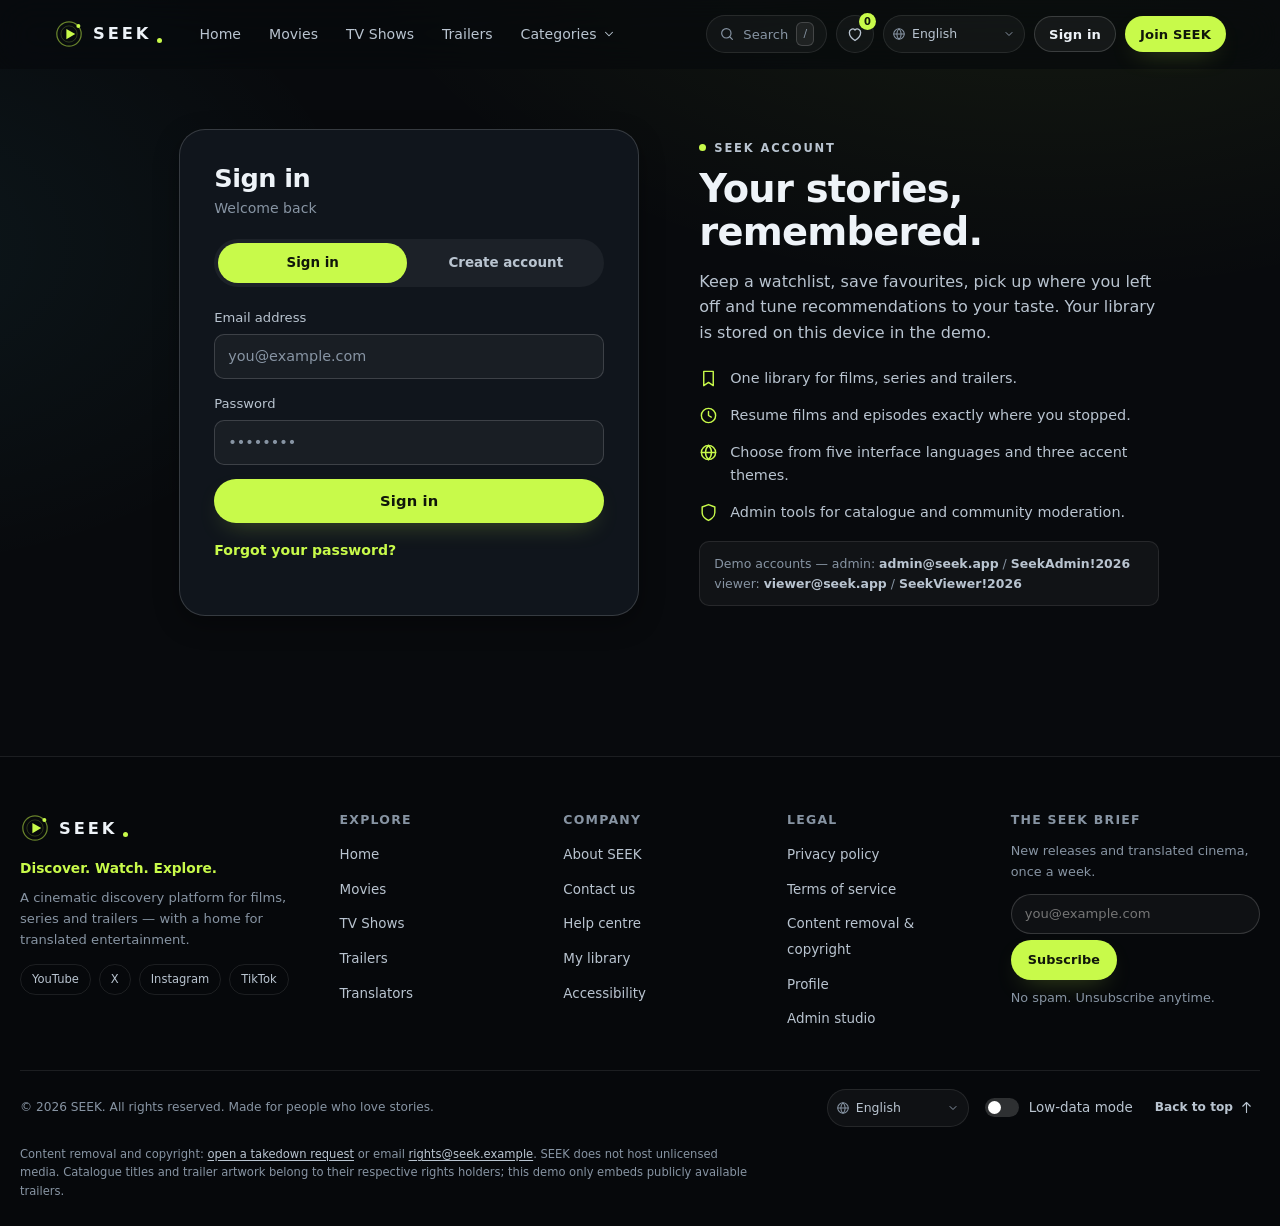
<file: account.html>
<!DOCTYPE html>
<html lang="en" data-accent="lime">
<head>
  <meta charset="UTF-8">
  <meta name="viewport" content="width=device-width, initial-scale=1">
  <meta name="theme-color" content="#080a0d">
  <meta name="color-scheme" content="dark">
  <meta name="description" content="Sign in, create a SEEK account and manage your profile and preferences.">
  <meta property="og:title" content="Account — SEEK">
  <meta property="og:description" content="Sign in, create a SEEK account and manage your profile and preferences.">
  <meta property="og:type" content="website">
  <title>Account — SEEK</title>
  <link rel="icon" href="img/favicon.svg" type="image/svg+xml">
  <link rel="stylesheet" href="style.css">
</head>
<body data-page="account">
  <a class="skip-link" href="#main">Skip to content</a>
  <header id="seek-header"></header>
  <main id="main">
      <div id="account-app" class="container"></div>
  </main>
  <footer id="seek-footer"></footer>
  <noscript><div class="container noscript-note">SEEK needs JavaScript for the interactive catalogue. Please enable JavaScript to continue.</div></noscript>
  <script src="js/data.js"></script>
  <script src="js/core.js"></script>
  <script src="js/i18n.js"></script>
  <script src="js/art.js"></script>
  <script src="js/user.js"></script>
  <script src="js/cards.js"></script>
  <script src="js/ui.js"></script>
  <script src="js/actions.js"></script>
  <script src="js/youtube-trailers.js"></script>
  <script src="js/youtube.js"></script>
  <script src="js/player.js"></script>
  <script src="script.js"></script>
  <script src="js/account.js"></script>
</body>
</html>
</file>
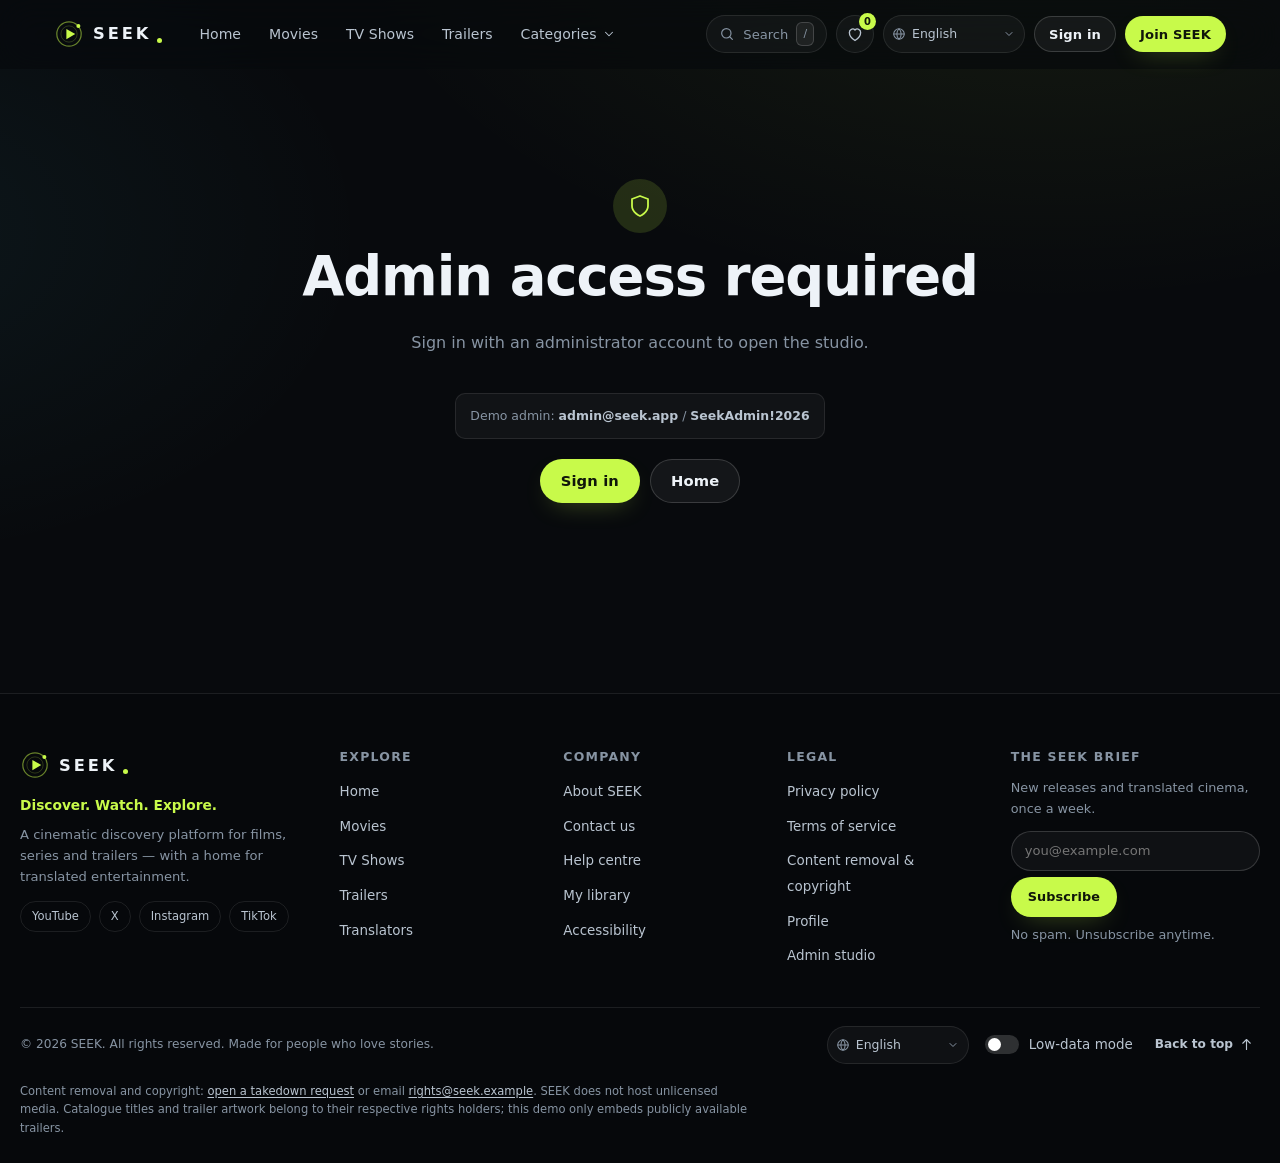
<file: admin.html>
<!DOCTYPE html>
<html lang="en" data-accent="lime">
<head>
  <meta charset="UTF-8">
  <meta name="viewport" content="width=device-width, initial-scale=1">
  <meta name="theme-color" content="#080a0d">
  <meta name="color-scheme" content="dark">
  <meta name="description" content="SEEK catalogue administration and moderation.">
  <meta property="og:title" content="Admin Studio — SEEK">
  <meta property="og:description" content="SEEK catalogue administration and moderation.">
  <meta property="og:type" content="website">
  <title>Admin Studio — SEEK</title>
  <link rel="icon" href="img/favicon.svg" type="image/svg+xml">
  <link rel="stylesheet" href="style.css">
</head>
<body data-page="admin">
  <a class="skip-link" href="#main">Skip to content</a>
  <header id="seek-header"></header>
  <main id="main">
      <div id="admin-app"></div>
  </main>
  <footer id="seek-footer"></footer>
  <noscript><div class="container noscript-note">SEEK needs JavaScript for the interactive catalogue. Please enable JavaScript to continue.</div></noscript>
  <script src="js/data.js"></script>
  <script src="js/core.js"></script>
  <script src="js/i18n.js"></script>
  <script src="js/art.js"></script>
  <script src="js/user.js"></script>
  <script src="js/cards.js"></script>
  <script src="js/ui.js"></script>
  <script src="js/actions.js"></script>
  <script src="js/youtube-trailers.js"></script>
  <script src="js/youtube.js"></script>
  <script src="js/player.js"></script>
  <script src="script.js"></script>
  <script src="js/admin.js"></script>
</body>
</html>
</file>
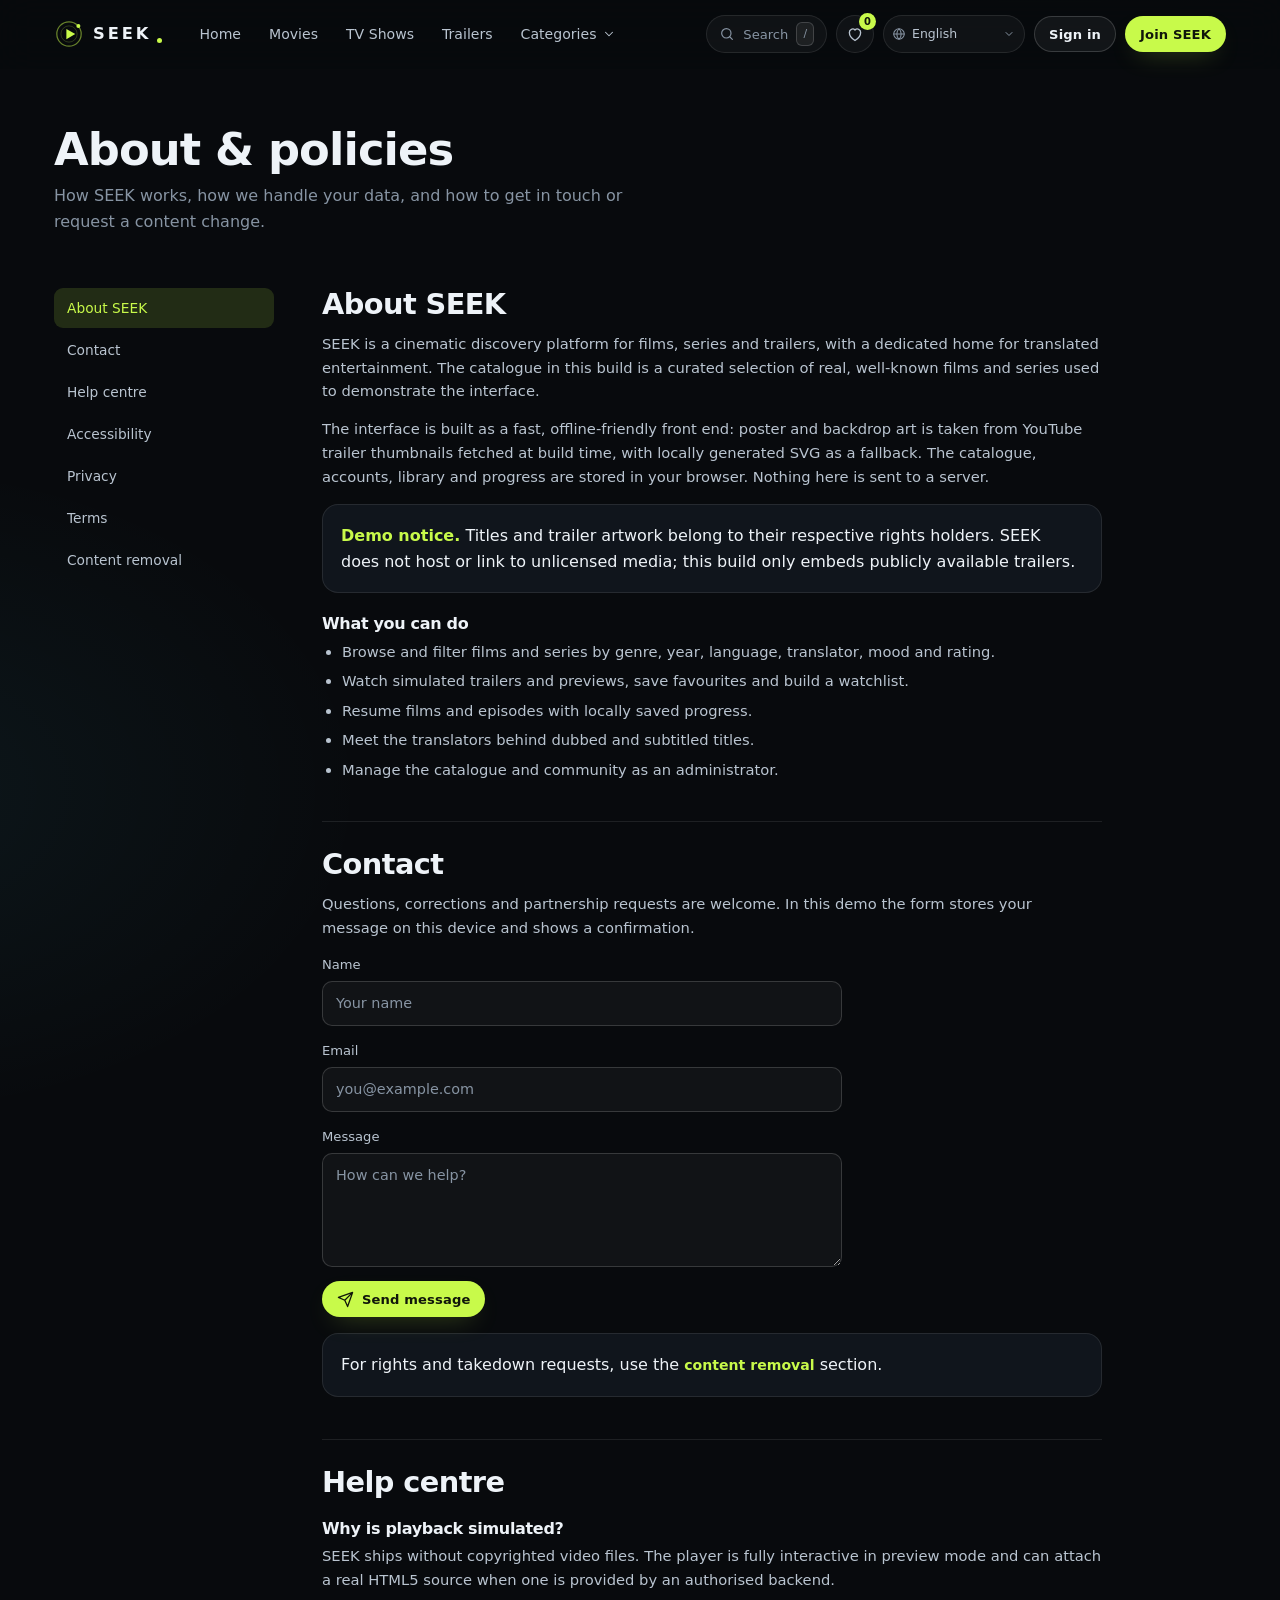
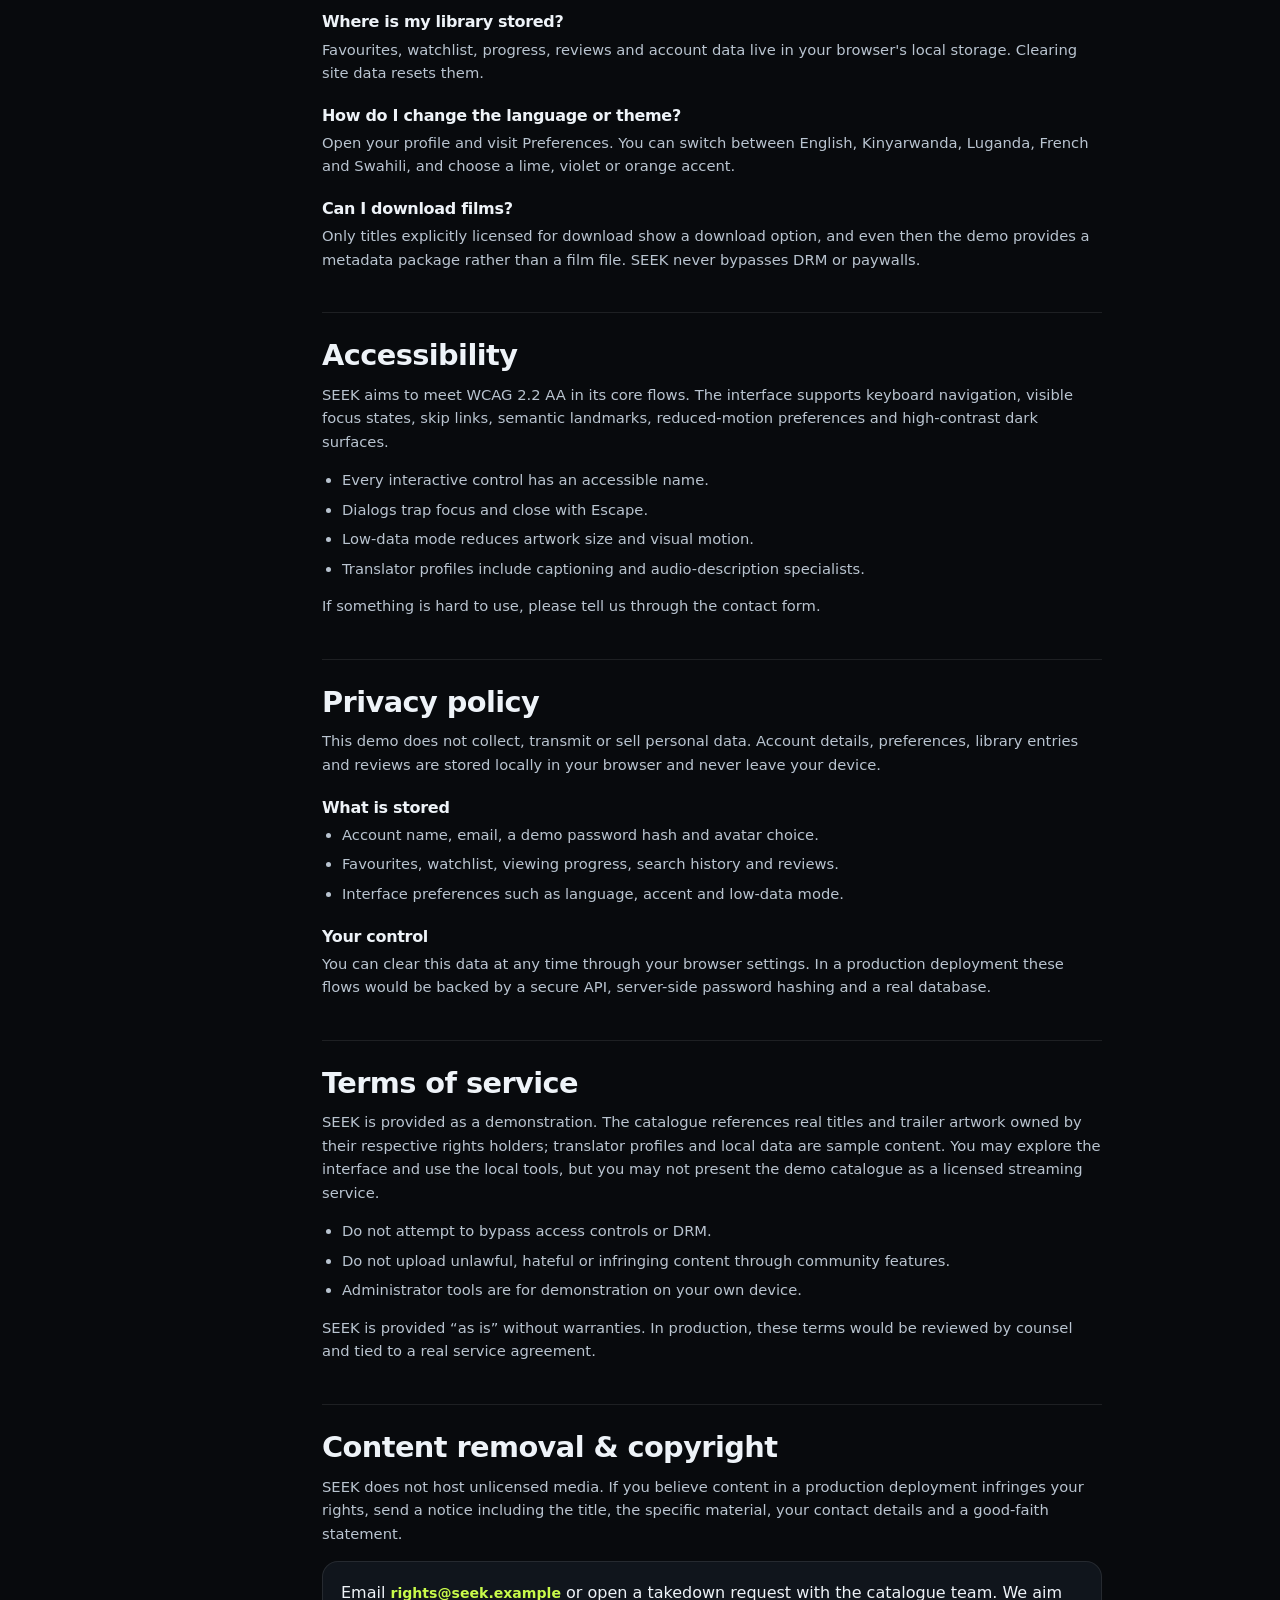
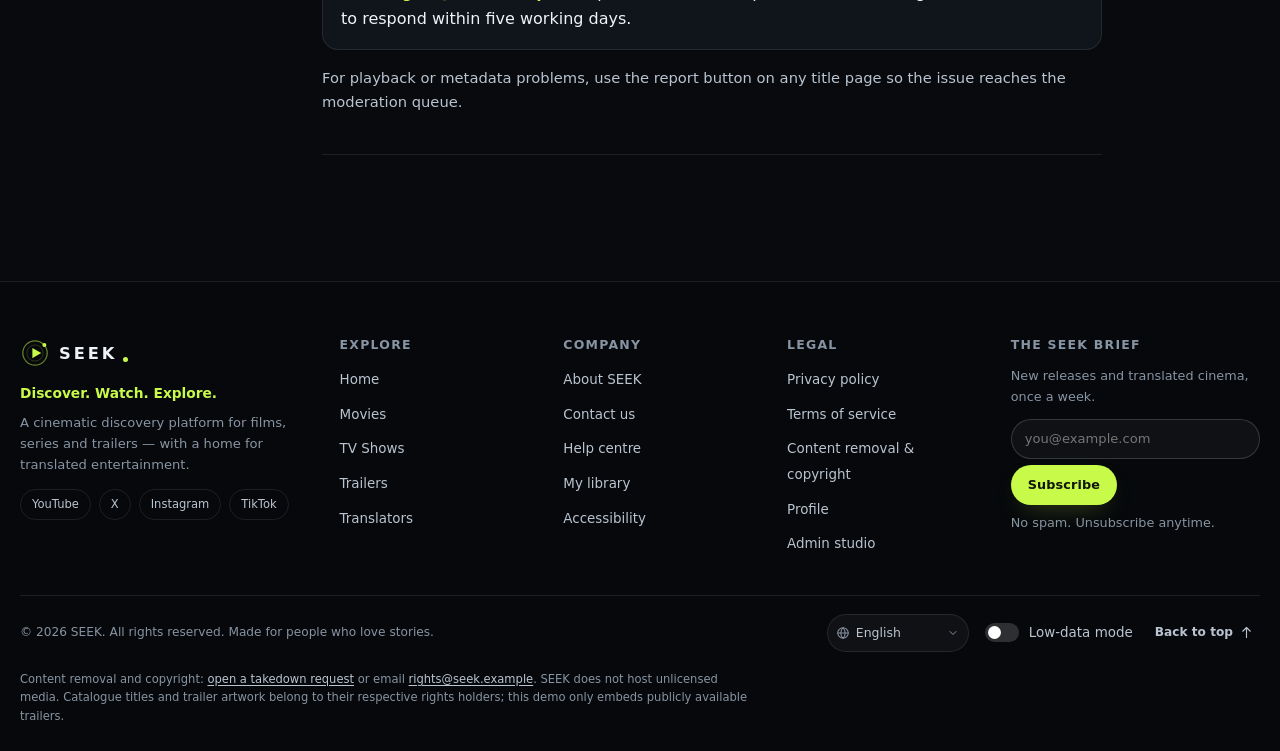
<file: info.html>
<!DOCTYPE html>
<html lang="en" data-accent="lime">
<head>
  <meta charset="UTF-8">
  <meta name="viewport" content="width=device-width, initial-scale=1">
  <meta name="theme-color" content="#080a0d">
  <meta name="color-scheme" content="dark">
  <meta name="description" content="About SEEK, contact, privacy, terms, help centre and content removal.">
  <meta property="og:title" content="About & Policies — SEEK">
  <meta property="og:description" content="About SEEK, contact, privacy, terms, help centre and content removal.">
  <meta property="og:type" content="website">
  <title>About & Policies — SEEK</title>
  <link rel="icon" href="img/favicon.svg" type="image/svg+xml">
  <link rel="stylesheet" href="style.css">
</head>
<body data-page="info">
  <a class="skip-link" href="#main">Skip to content</a>
  <header id="seek-header"></header>
  <main id="main">
      <div id="info-app" class="container"></div>
  </main>
  <footer id="seek-footer"></footer>
  <noscript><div class="container noscript-note">SEEK needs JavaScript for the interactive catalogue. Please enable JavaScript to continue.</div></noscript>
  <script src="js/data.js"></script>
  <script src="js/core.js"></script>
  <script src="js/i18n.js"></script>
  <script src="js/art.js"></script>
  <script src="js/user.js"></script>
  <script src="js/cards.js"></script>
  <script src="js/ui.js"></script>
  <script src="js/actions.js"></script>
  <script src="js/youtube-trailers.js"></script>
  <script src="js/youtube.js"></script>
  <script src="js/player.js"></script>
  <script src="script.js"></script>
  <script src="js/info.js"></script>
</body>
</html>
</file>
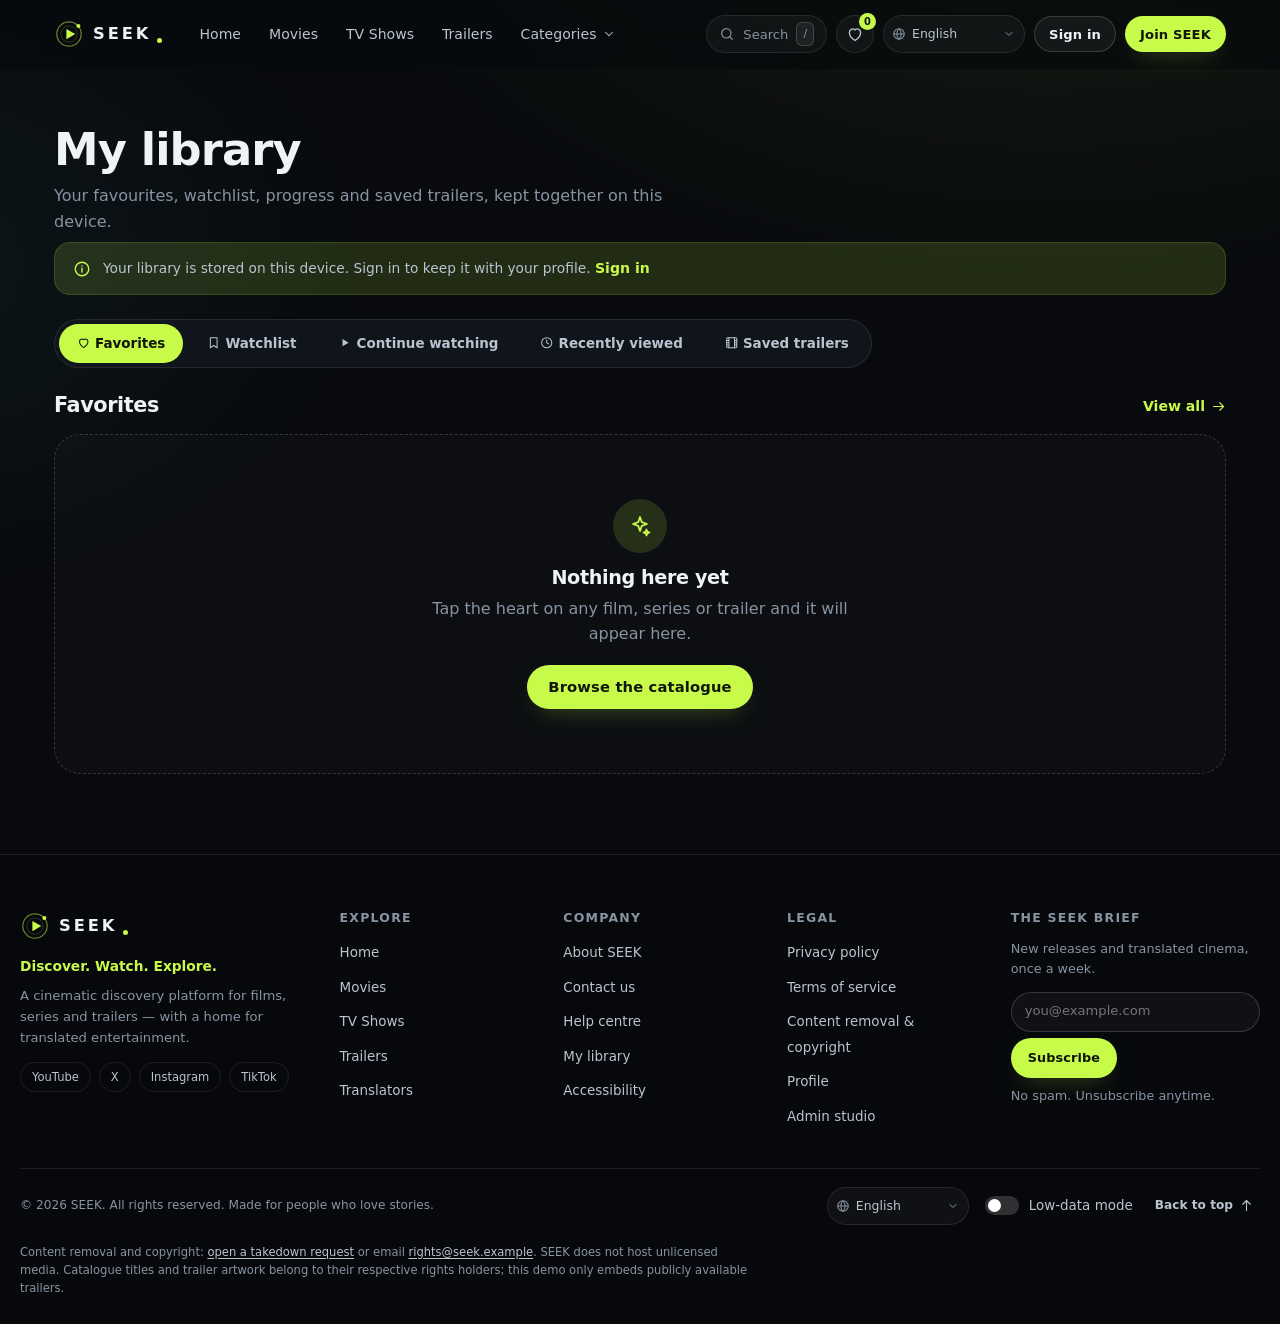
<file: library.html>
<!DOCTYPE html>
<html lang="en" data-accent="lime">
<head>
  <meta charset="UTF-8">
  <meta name="viewport" content="width=device-width, initial-scale=1">
  <meta name="theme-color" content="#080a0d">
  <meta name="color-scheme" content="dark">
  <meta name="description" content="Your SEEK favorites, watchlist, continue watching and saved trailers.">
  <meta property="og:title" content="My Library — SEEK">
  <meta property="og:description" content="Your SEEK favorites, watchlist, continue watching and saved trailers.">
  <meta property="og:type" content="website">
  <title>My Library — SEEK</title>
  <link rel="icon" href="img/favicon.svg" type="image/svg+xml">
  <link rel="stylesheet" href="style.css">
</head>
<body data-page="library">
  <a class="skip-link" href="#main">Skip to content</a>
  <header id="seek-header"></header>
  <main id="main">
      <div id="library-app" class="container"></div>
  </main>
  <footer id="seek-footer"></footer>
  <noscript><div class="container noscript-note">SEEK needs JavaScript for the interactive catalogue. Please enable JavaScript to continue.</div></noscript>
  <script src="js/data.js"></script>
  <script src="js/core.js"></script>
  <script src="js/i18n.js"></script>
  <script src="js/art.js"></script>
  <script src="js/user.js"></script>
  <script src="js/cards.js"></script>
  <script src="js/ui.js"></script>
  <script src="js/actions.js"></script>
  <script src="js/youtube-trailers.js"></script>
  <script src="js/youtube.js"></script>
  <script src="js/player.js"></script>
  <script src="script.js"></script>
  <script src="js/library.js"></script>
</body>
</html>
</file>
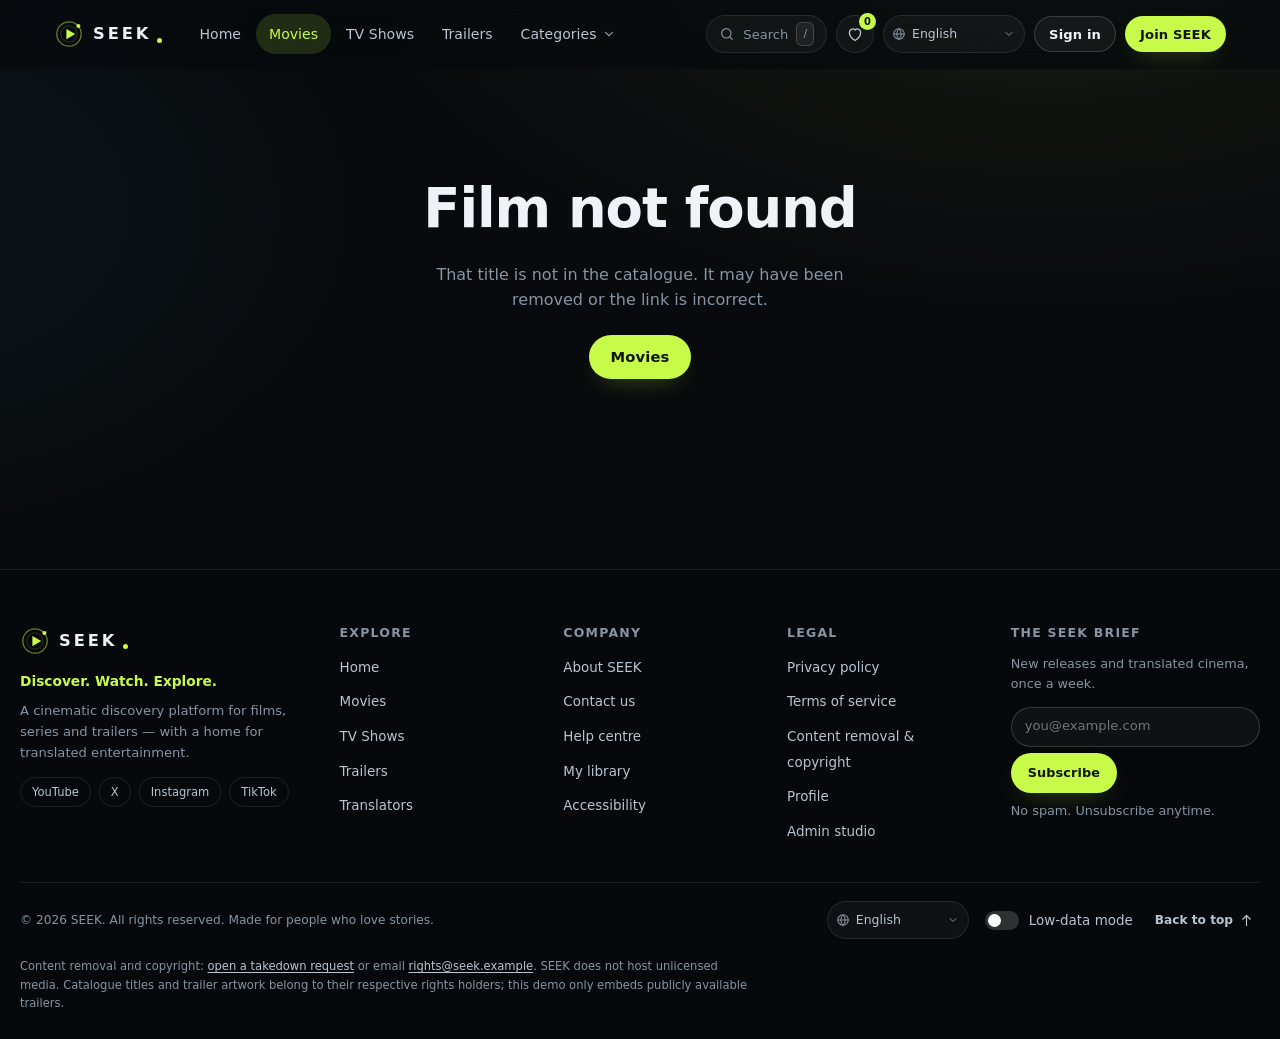
<file: movie.html>
<!DOCTYPE html>
<html lang="en" data-accent="lime">
<head>
  <meta charset="UTF-8">
  <meta name="viewport" content="width=device-width, initial-scale=1">
  <meta name="theme-color" content="#080a0d">
  <meta name="color-scheme" content="dark">
  <meta name="description" content="Movie details, parts, cast, trailer and community reviews on SEEK.">
  <meta property="og:title" content="Movie — SEEK">
  <meta property="og:description" content="Movie details, parts, cast, trailer and community reviews on SEEK.">
  <meta property="og:type" content="website">
  <title>Movie — SEEK</title>
  <link rel="icon" href="img/favicon.svg" type="image/svg+xml">
  <link rel="stylesheet" href="style.css">
</head>
<body data-page="movie">
  <a class="skip-link" href="#main">Skip to content</a>
  <header id="seek-header"></header>
  <main id="main">
      <div id="movie-app"></div>
  </main>
  <footer id="seek-footer"></footer>
  <noscript><div class="container noscript-note">SEEK needs JavaScript for the interactive catalogue. Please enable JavaScript to continue.</div></noscript>
  <script src="js/data.js"></script>
  <script src="js/core.js"></script>
  <script src="js/i18n.js"></script>
  <script src="js/art.js"></script>
  <script src="js/user.js"></script>
  <script src="js/cards.js"></script>
  <script src="js/ui.js"></script>
  <script src="js/actions.js"></script>
  <script src="js/youtube-trailers.js"></script>
  <script src="js/youtube.js"></script>
  <script src="js/player.js"></script>
  <script src="script.js"></script>
  <script src="js/movie.js"></script>
</body>
</html>
</file>
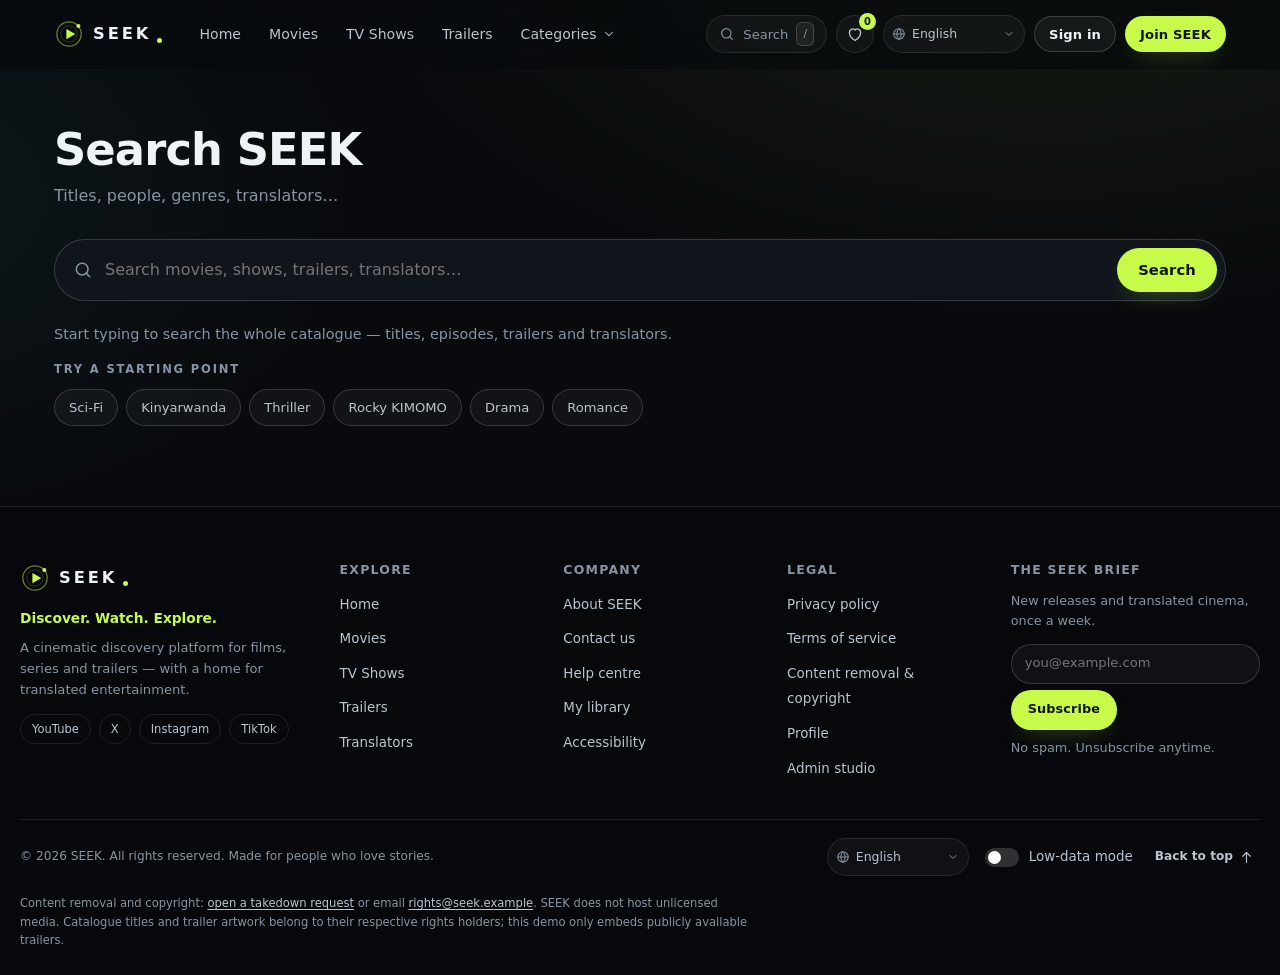
<file: search.html>
<!DOCTYPE html>
<html lang="en" data-accent="lime">
<head>
  <meta charset="UTF-8">
  <meta name="viewport" content="width=device-width, initial-scale=1">
  <meta name="theme-color" content="#080a0d">
  <meta name="color-scheme" content="dark">
  <meta name="description" content="Search movies, shows, episodes, trailers and translators on SEEK.">
  <meta property="og:title" content="Search — SEEK">
  <meta property="og:description" content="Search movies, shows, episodes, trailers and translators on SEEK.">
  <meta property="og:type" content="website">
  <title>Search — SEEK</title>
  <link rel="icon" href="img/favicon.svg" type="image/svg+xml">
  <link rel="stylesheet" href="style.css">
</head>
<body data-page="search">
  <a class="skip-link" href="#main">Skip to content</a>
  <header id="seek-header"></header>
  <main id="main">
      <div id="search-app" class="container"></div>
  </main>
  <footer id="seek-footer"></footer>
  <noscript><div class="container noscript-note">SEEK needs JavaScript for the interactive catalogue. Please enable JavaScript to continue.</div></noscript>
  <script src="js/data.js"></script>
  <script src="js/core.js"></script>
  <script src="js/i18n.js"></script>
  <script src="js/art.js"></script>
  <script src="js/user.js"></script>
  <script src="js/cards.js"></script>
  <script src="js/ui.js"></script>
  <script src="js/actions.js"></script>
  <script src="js/youtube-trailers.js"></script>
  <script src="js/youtube.js"></script>
  <script src="js/player.js"></script>
  <script src="script.js"></script>
  <script src="js/search.js"></script>
</body>
</html>
</file>
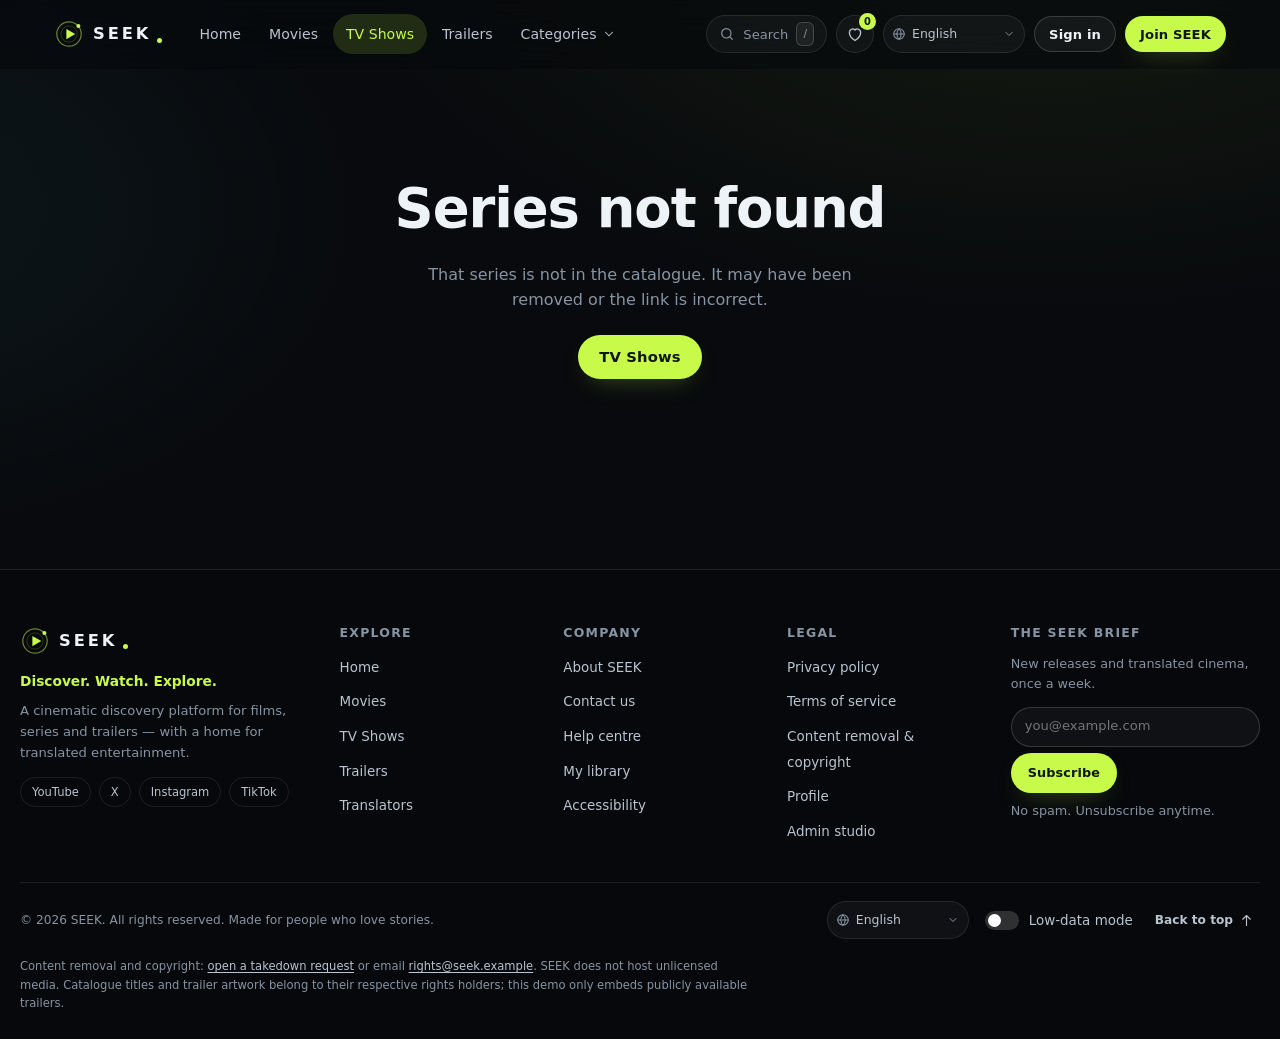
<file: series.html>
<!DOCTYPE html>
<html lang="en" data-accent="lime">
<head>
  <meta charset="UTF-8">
  <meta name="viewport" content="width=device-width, initial-scale=1">
  <meta name="theme-color" content="#080a0d">
  <meta name="color-scheme" content="dark">
  <meta name="description" content="Series details, seasons and episodes on SEEK.">
  <meta property="og:title" content="Series — SEEK">
  <meta property="og:description" content="Series details, seasons and episodes on SEEK.">
  <meta property="og:type" content="website">
  <title>Series — SEEK</title>
  <link rel="icon" href="img/favicon.svg" type="image/svg+xml">
  <link rel="stylesheet" href="style.css">
</head>
<body data-page="series">
  <a class="skip-link" href="#main">Skip to content</a>
  <header id="seek-header"></header>
  <main id="main">
      <div id="series-app"></div>
  </main>
  <footer id="seek-footer"></footer>
  <noscript><div class="container noscript-note">SEEK needs JavaScript for the interactive catalogue. Please enable JavaScript to continue.</div></noscript>
  <script src="js/data.js"></script>
  <script src="js/core.js"></script>
  <script src="js/i18n.js"></script>
  <script src="js/art.js"></script>
  <script src="js/user.js"></script>
  <script src="js/cards.js"></script>
  <script src="js/ui.js"></script>
  <script src="js/actions.js"></script>
  <script src="js/youtube-trailers.js"></script>
  <script src="js/youtube.js"></script>
  <script src="js/player.js"></script>
  <script src="script.js"></script>
  <script src="js/series.js"></script>
</body>
</html>
</file>
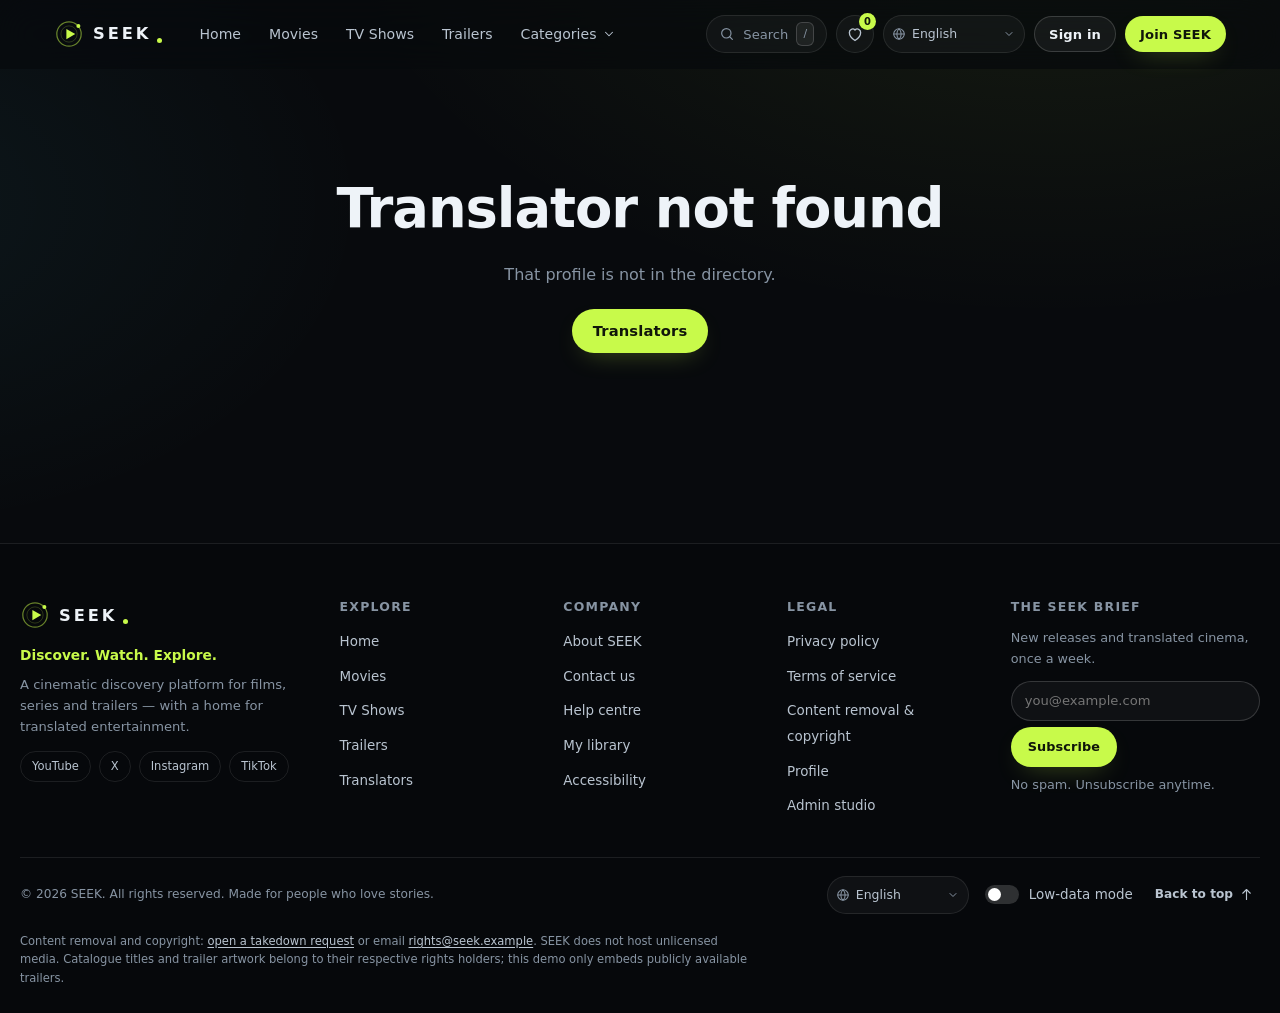
<file: translator.html>
<!DOCTYPE html>
<html lang="en" data-accent="lime">
<head>
  <meta charset="UTF-8">
  <meta name="viewport" content="width=device-width, initial-scale=1">
  <meta name="theme-color" content="#080a0d">
  <meta name="color-scheme" content="dark">
  <meta name="description" content="Translator profile, languages and translated titles on SEEK.">
  <meta property="og:title" content="Translator — SEEK">
  <meta property="og:description" content="Translator profile, languages and translated titles on SEEK.">
  <meta property="og:type" content="website">
  <title>Translator — SEEK</title>
  <link rel="icon" href="img/favicon.svg" type="image/svg+xml">
  <link rel="stylesheet" href="style.css">
</head>
<body data-page="translator">
  <a class="skip-link" href="#main">Skip to content</a>
  <header id="seek-header"></header>
  <main id="main">
      <div id="translator-app"></div>
  </main>
  <footer id="seek-footer"></footer>
  <noscript><div class="container noscript-note">SEEK needs JavaScript for the interactive catalogue. Please enable JavaScript to continue.</div></noscript>
  <script src="js/data.js"></script>
  <script src="js/core.js"></script>
  <script src="js/i18n.js"></script>
  <script src="js/art.js"></script>
  <script src="js/user.js"></script>
  <script src="js/cards.js"></script>
  <script src="js/ui.js"></script>
  <script src="js/actions.js"></script>
  <script src="js/youtube-trailers.js"></script>
  <script src="js/youtube.js"></script>
  <script src="js/player.js"></script>
  <script src="script.js"></script>
  <script src="js/translator.js"></script>
</body>
</html>
</file>
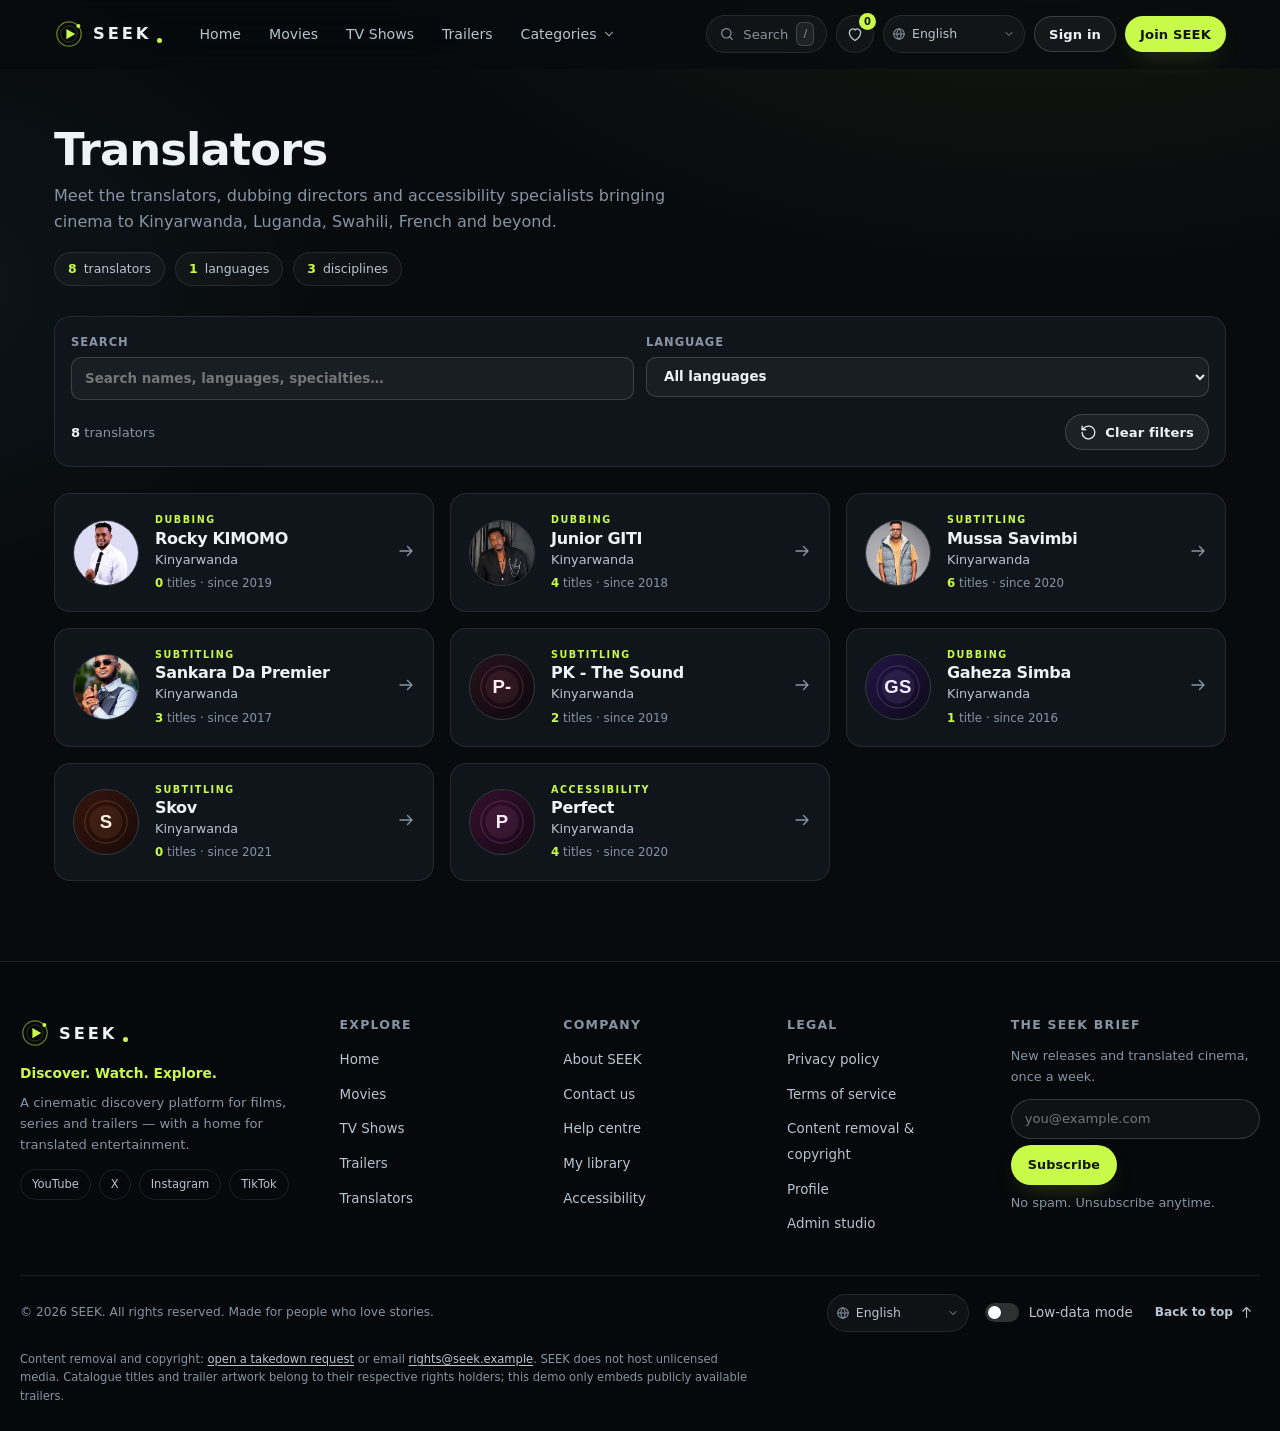
<file: translators.html>
<!DOCTYPE html>
<html lang="en" data-accent="lime">
<head>
  <meta charset="UTF-8">
  <meta name="viewport" content="width=device-width, initial-scale=1">
  <meta name="theme-color" content="#080a0d">
  <meta name="color-scheme" content="dark">
  <meta name="description" content="Meet the translators bringing cinema to Kinyarwanda, Luganda, Swahili, French and more.">
  <meta property="og:title" content="Translators — SEEK">
  <meta property="og:description" content="Meet the translators bringing cinema to Kinyarwanda, Luganda, Swahili, French and more.">
  <meta property="og:type" content="website">
  <title>Translators — SEEK</title>
  <link rel="icon" href="img/favicon.svg" type="image/svg+xml">
  <link rel="stylesheet" href="style.css">
</head>
<body data-page="translators">
  <a class="skip-link" href="#main">Skip to content</a>
  <header id="seek-header"></header>
  <main id="main">
      <div id="translators-app"></div>
  </main>
  <footer id="seek-footer"></footer>
  <noscript><div class="container noscript-note">SEEK needs JavaScript for the interactive catalogue. Please enable JavaScript to continue.</div></noscript>
  <script src="js/data.js"></script>
  <script src="js/core.js"></script>
  <script src="js/i18n.js"></script>
  <script src="js/art.js"></script>
  <script src="js/user.js"></script>
  <script src="js/cards.js"></script>
  <script src="js/ui.js"></script>
  <script src="js/actions.js"></script>
  <script src="js/youtube-trailers.js"></script>
  <script src="js/youtube.js"></script>
  <script src="js/player.js"></script>
  <script src="script.js"></script>
  <script src="js/translators.js"></script>
</body>
</html>
</file>
<file: style.css>
/* ==========================================================================
   SEEK — design system
   Dark, cinematic, accessible. Accent themes: lime (default), violet, orange.
   ========================================================================== */

:root {
  --bg: #080a0d;
  --bg-2: #0c1015;
  --surface: #10151c;
  --surface-2: #151c25;
  --surface-3: #1b2430;
  --line: rgba(255, 255, 255, 0.09);
  --line-strong: rgba(255, 255, 255, 0.16);
  --ink: #eef3f8;
  --ink-soft: #b9c4d0;
  --muted: #8794a3;
  --accent: #c8fa4a;
  --accent-ink: #10160a;
  --accent-soft: rgba(200, 250, 74, 0.14);
  --accent-glow: rgba(200, 250, 74, 0.35);
  --danger: #ff6b6b;
  --success: #48d597;
  --warning: #ffc857;
  --radius: 16px;
  --radius-sm: 10px;
  --radius-lg: 26px;
  --shadow: 0 24px 60px rgba(0, 0, 0, 0.45);
  --shadow-sm: 0 8px 24px rgba(0, 0, 0, 0.35);
  --font-body: "Inter", "Segoe UI", system-ui, -apple-system, sans-serif;
  --font-display: "Space Grotesk", "Inter", "Segoe UI", system-ui, sans-serif;
  --header-h: 68px;
  --container: 1240px;
  --ease: cubic-bezier(0.22, 1, 0.36, 1);
}

html[data-accent="violet"] {
  --accent: #b69bff;
  --accent-ink: #140c26;
  --accent-soft: rgba(182, 155, 255, 0.15);
  --accent-glow: rgba(123, 92, 255, 0.4);
}

html[data-accent="orange"] {
  --accent: #ff9a4d;
  --accent-ink: #1d0f04;
  --accent-soft: rgba(255, 154, 77, 0.15);
  --accent-glow: rgba(255, 95, 60, 0.4);
}

*,
*::before,
*::after { box-sizing: border-box; }

html { scroll-behavior: smooth; }

body {
  margin: 0;
  min-height: 100vh;
  background:
    radial-gradient(1200px 700px at 82% -10%, rgba(200, 250, 74, 0.08), transparent 60%),
    radial-gradient(900px 600px at -10% 20%, rgba(85, 230, 255, 0.06), transparent 55%),
    var(--bg);
  color: var(--ink);
  font-family: var(--font-body);
  font-size: 16px;
  line-height: 1.6;
  -webkit-font-smoothing: antialiased;
  text-rendering: optimizeLegibility;
  overflow-x: hidden;
}

img { max-width: 100%; display: block; }
a { color: inherit; text-decoration: none; }
button, input, select, textarea { font: inherit; color: inherit; }
button { cursor: pointer; background: none; border: 0; }
h1, h2, h3, h4 { font-family: var(--font-display); line-height: 1.12; letter-spacing: -0.02em; margin: 0 0 0.4em; }
p { margin: 0 0 1em; }
ul, ol { margin: 0; padding: 0; list-style: none; }
:focus-visible { outline: 2px solid var(--accent); outline-offset: 3px; border-radius: 6px; }
::selection { background: var(--accent); color: var(--accent-ink); }

body.modal-open { overflow: hidden; }
body.drawer-open { overflow: hidden; }

.container {
  width: 100%;
  max-width: var(--container);
  margin: 0 auto;
  padding: 0 clamp(16px, 3vw, 34px);
}

.sr-only {
  position: absolute !important;
  width: 1px; height: 1px;
  padding: 0; margin: -1px;
  overflow: hidden; clip: rect(0 0 0 0);
  white-space: nowrap; border: 0;
}

.skip-link {
  position: fixed;
  top: -60px; left: 16px;
  z-index: 2000;
  padding: 10px 18px;
  background: var(--accent);
  color: var(--accent-ink);
  font-weight: 700;
  border-radius: 0 0 10px 10px;
  transition: top 0.2s var(--ease);
}
.skip-link:focus { top: 0; }

.noscript-note {
  margin: 40px auto;
  padding: 20px;
  border: 1px solid var(--line-strong);
  border-radius: var(--radius);
  background: var(--surface);
  text-align: center;
}

.muted { color: var(--muted); }
.note { font-size: 0.82rem; color: var(--muted); }
.pulse-dot {
  display: inline-block;
  width: 7px; height: 7px;
  border-radius: 50%;
  background: var(--accent);
  box-shadow: 0 0 0 0 var(--accent-glow);
  animation: pulse 2.2s infinite;
  vertical-align: middle;
}
@keyframes pulse {
  0% { box-shadow: 0 0 0 0 var(--accent-glow); }
  70% { box-shadow: 0 0 0 8px rgba(0, 0, 0, 0); }
  100% { box-shadow: 0 0 0 0 rgba(0, 0, 0, 0); }
}

.eyebrow {
  display: flex;
  align-items: center;
  gap: 8px;
  margin: 0 0 10px;
  font-size: 0.72rem;
  font-weight: 600;
  letter-spacing: 0.16em;
  text-transform: uppercase;
  color: var(--accent);
}

/* ------------------------------ Buttons --------------------------------- */
.btn {
  display: inline-flex;
  align-items: center;
  justify-content: center;
  gap: 8px;
  min-height: 44px;
  padding: 0 20px;
  border-radius: 999px;
  border: 1px solid transparent;
  font-weight: 600;
  font-size: 0.92rem;
  letter-spacing: 0.01em;
  transition: transform 0.2s var(--ease), background 0.2s, border-color 0.2s, color 0.2s, box-shadow 0.2s;
  white-space: nowrap;
}
.btn:hover { transform: translateY(-1px); }
.btn:active { transform: translateY(0); }
.btn .icon { width: 17px; height: 17px; }

.btn-primary { background: var(--accent); color: var(--accent-ink); box-shadow: 0 10px 26px -12px var(--accent-glow); }
.btn-primary:hover { box-shadow: 0 16px 34px -14px var(--accent-glow); }
.btn-ghost { background: rgba(255, 255, 255, 0.05); border-color: var(--line-strong); color: var(--ink); }
.btn-ghost:hover { background: rgba(255, 255, 255, 0.1); border-color: var(--line-strong); }
.btn-danger { background: var(--danger); color: #2a0808; }
.btn-sm { min-height: 36px; padding: 0 14px; font-size: 0.82rem; }
.btn-xs { min-height: 30px; padding: 0 12px; font-size: 0.74rem; }
.btn-block { width: 100%; }
.btn[disabled] { opacity: 0.45; pointer-events: none; }

.icon-btn {
  display: inline-flex;
  align-items: center;
  justify-content: center;
  width: 40px; height: 40px;
  border-radius: 50%;
  border: 1px solid var(--line);
  background: rgba(255, 255, 255, 0.04);
  color: var(--ink-soft);
  transition: background 0.2s, color 0.2s, border-color 0.2s, transform 0.2s;
}
.icon-btn:hover { background: rgba(255, 255, 255, 0.1); color: var(--ink); }
.icon-btn .icon { width: 18px; height: 18px; }
.icon { width: 1em; height: 1em; vertical-align: -0.12em; }

.text-link {
  display: inline-flex;
  align-items: center;
  gap: 6px;
  color: var(--accent);
  font-weight: 600;
  font-size: 0.88rem;
}
.text-link:hover { text-decoration: underline; text-underline-offset: 3px; }
.text-link .icon { width: 15px; height: 15px; }
.text-link--muted { color: var(--muted); font-weight: 500; }

.tag {
  display: inline-flex;
  align-items: center;
  gap: 4px;
  padding: 3px 9px;
  border-radius: 999px;
  border: 1px solid var(--line);
  background: rgba(255, 255, 255, 0.05);
  font-size: 0.68rem;
  font-weight: 600;
  letter-spacing: 0.04em;
  text-transform: uppercase;
  color: var(--ink-soft);
}
.tag--accent { border-color: var(--accent-soft); background: var(--accent-soft); color: var(--accent); }

.chips { display: flex; flex-wrap: wrap; gap: 8px; }
.chip {
  display: inline-flex;
  align-items: center;
  gap: 6px;
  padding: 7px 14px;
  border-radius: 999px;
  border: 1px solid var(--line-strong);
  background: rgba(255, 255, 255, 0.04);
  color: var(--ink-soft);
  font-size: 0.82rem;
  font-weight: 500;
  transition: background 0.2s, color 0.2s, border-color 0.2s;
}
.chip:hover { background: var(--accent-soft); border-color: var(--accent); color: var(--accent); }
.chip.is-active { background: var(--accent); border-color: var(--accent); color: var(--accent-ink); }

.rating-chip {
  display: inline-flex;
  align-items: center;
  gap: 4px;
  font-size: 0.76rem;
  font-weight: 700;
  color: var(--warning);
}
.rating-chip .icon { width: 13px; height: 13px; }

.progress {
  height: 4px;
  border-radius: 999px;
  background: rgba(255, 255, 255, 0.12);
  overflow: hidden;
}
.progress span { display: block; height: 100%; background: var(--accent); border-radius: inherit; }

/* ------------------------------ Header ---------------------------------- */
#seek-header {
  position: sticky;
  top: 0;
  z-index: 900;
}
.site-header__bar {
  background: rgba(8, 10, 13, 0.72);
  backdrop-filter: blur(18px) saturate(1.3);
  border-bottom: 1px solid transparent;
  transition: background 0.25s, border-color 0.25s;
}
#seek-header.is-scrolled .site-header__bar {
  background: rgba(8, 10, 13, 0.92);
  border-bottom-color: var(--line);
}
.header-inner {
  display: flex;
  align-items: center;
  gap: 18px;
  min-height: var(--header-h);
}
.brand {
  display: inline-flex;
  align-items: center;
  gap: 9px;
  font-family: var(--font-display);
  font-weight: 700;
  letter-spacing: 0.18em;
  font-size: 1.02rem;
  color: var(--ink);
  flex-shrink: 0;
}
.brand-mark { display: inline-flex; width: 30px; height: 30px; color: var(--accent); }
.brand-mark svg { width: 100%; height: 100%; }
.brand-mark__dot { fill: var(--accent); }
.brand-word { padding-top: 1px; }
.brand-dot {
  width: 5px; height: 5px;
  border-radius: 50%;
  background: var(--accent);
  margin-left: -3px;
  margin-top: 12px;
}

.main-nav { display: flex; align-items: center; gap: 2px; margin-left: 6px; }
.nav-link {
  display: inline-flex;
  align-items: center;
  gap: 5px;
  padding: 9px 13px;
  border-radius: 999px;
  color: var(--ink-soft);
  font-size: 0.88rem;
  font-weight: 500;
  transition: color 0.2s, background 0.2s;
}
.nav-link:hover { color: var(--ink); background: rgba(255, 255, 255, 0.05); }
.nav-link.is-active { color: var(--accent); background: var(--accent-soft); }
.nav-link--button .icon { width: 14px; height: 14px; }

.header-actions { display: flex; align-items: center; gap: 9px; margin-left: auto; }
.search-trigger {
  display: inline-flex;
  align-items: center;
  gap: 8px;
  height: 38px;
  padding: 0 12px;
  border-radius: 999px;
  border: 1px solid var(--line);
  background: rgba(255, 255, 255, 0.04);
  color: var(--muted);
  font-size: 0.82rem;
  transition: border-color 0.2s, color 0.2s;
}
.search-trigger:hover { border-color: var(--line-strong); color: var(--ink); }
.search-trigger .icon { width: 16px; height: 16px; }
.search-trigger kbd, kbd {
  padding: 2px 6px;
  border-radius: 6px;
  border: 1px solid var(--line-strong);
  background: rgba(255, 255, 255, 0.06);
  font-family: var(--font-body);
  font-size: 0.68rem;
  color: var(--muted);
}
.fav-link { position: relative; width: 38px; height: 38px; }
.fav-count {
  position: absolute;
  top: -3px; right: -3px;
  min-width: 17px; height: 17px;
  padding: 0 4px;
  border-radius: 999px;
  background: var(--accent);
  color: var(--accent-ink);
  font-size: 0.62rem;
  font-weight: 800;
  display: inline-flex;
  align-items: center;
  justify-content: center;
}
.lang-select-wrap { position: relative; display: inline-flex; align-items: center; }
.lang-select-icon { position: absolute; left: 9px; display: inline-flex; color: var(--muted); pointer-events: none; }
.lang-select-icon .icon { width: 14px; height: 14px; }
.lang-select {
  appearance: none;
  height: 38px;
  padding: 0 28px 0 28px;
  border-radius: 999px;
  border: 1px solid var(--line);
  background: rgba(255, 255, 255, 0.04) url("data:image/svg+xml,%3Csvg xmlns='http://www.w3.org/2000/svg' width='12' height='12' viewBox='0 0 24 24' fill='none' stroke='%238794a3' stroke-width='2' stroke-linecap='round'%3E%3Cpath d='M6 9l6 6 6-6'/%3E%3C/svg%3E") no-repeat right 9px center;
  color: var(--ink-soft);
  font-size: 0.78rem;
}
.nav-toggle { display: none; }

/* dropdown */
.dropdown { position: relative; }
.dropdown__menu {
  position: absolute;
  top: calc(100% + 10px);
  right: 0;
  min-width: 230px;
  padding: 8px;
  border-radius: var(--radius);
  border: 1px solid var(--line-strong);
  background: rgba(16, 21, 28, 0.98);
  box-shadow: var(--shadow);
  opacity: 0;
  visibility: hidden;
  transform: translateY(-6px);
  transition: opacity 0.18s, transform 0.18s, visibility 0.18s;
  z-index: 40;
}
.dropdown.is-open .dropdown__menu { opacity: 1; visibility: visible; transform: translateY(0); }
.dropdown__menu a, .dropdown__menu button {
  display: flex;
  align-items: center;
  gap: 10px;
  width: 100%;
  padding: 10px 12px;
  border-radius: 10px;
  color: var(--ink-soft);
  font-size: 0.88rem;
  text-align: left;
}
.dropdown__menu a:hover, .dropdown__menu button:hover { background: rgba(255, 255, 255, 0.06); color: var(--ink); }
.dropdown__menu .icon { width: 16px; height: 16px; color: var(--accent); }

.profile-btn {
  display: inline-flex;
  align-items: center;
  gap: 8px;
  height: 40px;
  padding: 0 12px 0 4px;
  border-radius: 999px;
  border: 1px solid var(--line);
  background: rgba(255, 255, 255, 0.04);
  color: var(--ink);
  font-size: 0.84rem;
  font-weight: 600;
}
.avatar-img { border-radius: 50%; object-fit: cover; }
.profile-name { max-width: 90px; overflow: hidden; text-overflow: ellipsis; white-space: nowrap; }
.profile-dropdown { min-width: 260px; }
.profile-dropdown__head {
  display: flex;
  align-items: center;
  gap: 12px;
  padding: 10px 12px 14px;
  border-bottom: 1px solid var(--line);
  margin-bottom: 6px;
}
.profile-dropdown__head strong { display: block; font-size: 0.9rem; }
.profile-dropdown__head small { color: var(--muted); font-size: 0.75rem; }

/* mega menu */
.mega-menu {
  position: absolute;
  top: calc(100% + 12px);
  left: 0;
  width: min(680px, 86vw);
  display: grid;
  grid-template-columns: 1.5fr 1fr;
  gap: 18px;
  padding: 20px;
  border-radius: var(--radius-lg);
  border: 1px solid var(--line-strong);
  background: rgba(14, 19, 26, 0.99);
  box-shadow: var(--shadow);
  opacity: 0;
  visibility: hidden;
  transform: translateY(-8px);
  transition: opacity 0.18s, transform 0.18s, visibility 0.18s;
  z-index: 40;
}
.nav-dropdown.is-open .mega-menu { opacity: 1; visibility: visible; transform: translateY(0); }
.mega-grid { display: grid; grid-template-columns: repeat(2, 1fr); gap: 2px; }
.mega-grid a { padding: 8px 10px; border-radius: 8px; color: var(--ink-soft); font-size: 0.86rem; }
.mega-grid a:hover { background: rgba(255, 255, 255, 0.06); color: var(--accent); }
.mega-menu__side { display: flex; flex-direction: column; gap: 4px; border-left: 1px solid var(--line); padding-left: 16px; }
.mega-menu__side a { display: flex; align-items: center; gap: 11px; padding: 9px; border-radius: 10px; }
.mega-menu__side a:hover { background: rgba(255, 255, 255, 0.05); }
.mega-menu__side strong { display: block; font-size: 0.85rem; color: var(--ink); }
.mega-menu__side small { color: var(--muted); font-size: 0.72rem; }
.mega-icon { display: inline-flex; width: 32px; height: 32px; align-items: center; justify-content: center; border-radius: 9px; background: var(--accent-soft); color: var(--accent); flex-shrink: 0; }
.mega-icon .icon { width: 16px; height: 16px; }

/* drawer + bottom nav */
.drawer-scrim { display: none; }
.drawer {
  position: fixed;
  top: 0; left: 0;
  z-index: 1000;
  width: min(360px, 88vw);
  height: 100%;
  padding: 18px;
  background: var(--bg-2);
  border-right: 1px solid var(--line-strong);
  transform: translateX(-102%);
  transition: transform 0.32s var(--ease);
  overflow-y: auto;
}
body.drawer-open .drawer { transform: translateX(0); }
body.drawer-open .drawer-scrim {
  display: block;
  position: fixed;
  inset: 0;
  z-index: 999;
  background: rgba(0, 0, 0, 0.6);
  backdrop-filter: blur(2px);
}
.drawer__head { display: flex; align-items: center; justify-content: space-between; margin-bottom: 20px; }
.drawer__nav { display: flex; flex-direction: column; gap: 2px; margin-bottom: 22px; }
.drawer-link { padding: 12px 12px; border-radius: 10px; color: var(--ink-soft); font-weight: 500; }
.drawer-link:hover, .drawer-link.is-active { background: var(--accent-soft); color: var(--accent); }
.drawer__section { padding: 16px 0; border-top: 1px solid var(--line); }
.drawer__section .btn { margin-bottom: 8px; }
.drawer__foot { display: flex; flex-direction: column; gap: 14px; padding-top: 16px; border-top: 1px solid var(--line); }
.bottom-nav { display: none; }

/* ------------------------------ Toasts ---------------------------------- */
.toast-region {
  position: fixed;
  right: 18px;
  bottom: 18px;
  z-index: 1500;
  display: flex;
  flex-direction: column;
  gap: 10px;
  max-width: min(360px, calc(100vw - 36px));
}
.toast {
  display: flex;
  align-items: center;
  gap: 10px;
  padding: 12px 16px;
  border-radius: 12px;
  border: 1px solid var(--line-strong);
  background: rgba(16, 21, 28, 0.98);
  box-shadow: var(--shadow-sm);
  font-size: 0.86rem;
  opacity: 0;
  transform: translateY(10px);
  transition: opacity 0.25s, transform 0.25s;
}
.toast.is-open { opacity: 1; transform: translateY(0); }
.toast__dot { width: 8px; height: 8px; border-radius: 50%; background: var(--accent); flex-shrink: 0; }
.toast--success .toast__dot { background: var(--success); }
.toast--error .toast__dot { background: var(--danger); }

/* ------------------------------ Modals ---------------------------------- */
#seek-overlays { position: relative; z-index: 1200; }
.modal-overlay {
  position: fixed;
  inset: 0;
  z-index: 1200;
  display: flex;
  align-items: center;
  justify-content: center;
  padding: 24px;
  background: rgba(4, 6, 8, 0.72);
  backdrop-filter: blur(6px);
  opacity: 0;
  transition: opacity 0.22s;
}
.modal-overlay.is-open { opacity: 1; }
.modal {
  position: relative;
  width: min(560px, 100%);
  max-height: calc(100vh - 48px);
  overflow-y: auto;
  border-radius: var(--radius-lg);
  border: 1px solid var(--line-strong);
  background: var(--surface);
  box-shadow: var(--shadow);
  transform: translateY(14px) scale(0.99);
  transition: transform 0.22s var(--ease);
}
.modal-overlay.is-open .modal { transform: translateY(0) scale(1); }
.modal__body { padding: 26px; }
.modal__close { position: absolute; top: 14px; right: 14px; z-index: 2; }
.modal__title { font-size: 1.35rem; margin-bottom: 8px; }
.modal__text { color: var(--ink-soft); font-size: 0.92rem; }
.modal__actions { display: flex; flex-wrap: wrap; gap: 10px; margin-top: 20px; }
.modal-overlay--search .modal { width: min(760px, 100%); background: var(--bg-2); }
.modal-overlay--player { padding: 0; background: rgba(0, 0, 0, 0.9); }
.modal-overlay--player .modal { width: 100vw; height: 100vh; max-height: none; border: 0; border-radius: 0; background: #000; }
.modal-overlay--player .modal__body { padding: 0; height: 100%; }
.modal-overlay--sheet .modal { width: min(600px, 100%); }
.modal-overlay--youtube .modal { width: min(960px, 100%); background: #000; overflow: hidden; }
.modal-overlay--youtube .modal__body { padding: 0; }
.yt-trailer__frame { position: relative; aspect-ratio: 16 / 9; background: #000; }
.yt-trailer__frame iframe { position: absolute; inset: 0; width: 100%; height: 100%; border: 0; }
.yt-trailer__meta { display: flex; align-items: center; justify-content: space-between; gap: 16px; padding: 16px 20px; background: var(--surface); }
.yt-trailer__meta h3 { margin: 0 0 4px; font-size: 1.05rem; }
.yt-trailer__meta p { margin: 0; color: var(--muted); font-size: 0.82rem; }
.yt-trailer--loading { display: flex; flex-direction: column; align-items: center; justify-content: center; gap: 14px; min-height: 260px; padding: 40px 24px; color: var(--ink-soft); text-align: center; }
.yt-trailer__spinner { width: 38px; height: 38px; border-radius: 50%; border: 3px solid rgba(255, 255, 255, 0.16); border-top-color: var(--accent); animation: yt-spin 0.8s linear infinite; }
@keyframes yt-spin { to { transform: rotate(360deg); } }
.divider { display: flex; align-items: center; gap: 12px; margin: 20px 0; color: var(--muted); font-size: 0.78rem; text-transform: uppercase; letter-spacing: 0.1em; }
.divider::before, .divider::after { content: ""; flex: 1; height: 1px; background: var(--line); }

/* forms */
.form { display: flex; flex-direction: column; gap: 14px; }
.form--inline { flex-direction: row; align-items: flex-end; flex-wrap: wrap; }
.field { display: flex; flex-direction: column; gap: 6px; font-size: 0.82rem; font-weight: 500; color: var(--ink-soft); }
.field em { color: var(--muted); font-style: normal; font-weight: 400; }
.field input, .field select, .field textarea,
.filter-field input, .filter-field select {
  width: 100%;
  min-height: 44px;
  padding: 10px 13px;
  border-radius: var(--radius-sm);
  border: 1px solid var(--line-strong);
  background: rgba(255, 255, 255, 0.04);
  color: var(--ink);
  font-size: 0.9rem;
  transition: border-color 0.2s, background 0.2s;
}
.field textarea { resize: vertical; min-height: 96px; }
.field input:focus, .field select:focus, .field textarea:focus,
.filter-field input:focus, .filter-field select:focus {
  border-color: var(--accent);
  background: rgba(255, 255, 255, 0.06);
  outline: none;
}
.field input::placeholder, .field textarea::placeholder { color: var(--muted); }
.field--error input { border-color: var(--danger); }
.form__error { color: var(--danger); font-size: 0.8rem; margin: -4px 0 0; }
.switch { display: inline-flex; align-items: center; gap: 10px; font-size: 0.84rem; color: var(--ink-soft); cursor: pointer; }
.switch input { position: absolute; opacity: 0; width: 1px; height: 1px; }
.switch__track { position: relative; width: 40px; height: 22px; border-radius: 999px; background: rgba(255, 255, 255, 0.16); transition: background 0.2s; flex-shrink: 0; }
.switch__track::after { content: ""; position: absolute; top: 3px; left: 3px; width: 16px; height: 16px; border-radius: 50%; background: #fff; transition: transform 0.2s var(--ease); }
.switch input:checked + .switch__track { background: var(--accent); }
.switch input:checked + .switch__track::after { transform: translateX(18px); background: var(--accent-ink); }
.switch--sm .switch__track { width: 34px; height: 19px; }
.switch--sm .switch__track::after { width: 13px; height: 13px; }
.switch--sm input:checked + .switch__track::after { transform: translateX(15px); }

/* ------------------------------ Search ---------------------------------- */
.search-modal { display: flex; flex-direction: column; max-height: calc(100vh - 48px); }
.search-box {
  display: flex;
  align-items: center;
  gap: 10px;
  padding: 16px 20px;
  border-bottom: 1px solid var(--line);
}
.search-box .icon { width: 20px; height: 20px; color: var(--muted); }
.search-box input {
  flex: 1;
  min-height: 44px;
  border: 0;
  background: transparent;
  font-size: 1.05rem;
  outline: none;
}
.search-body { padding: 18px 20px 24px; overflow-y: auto; }
.search-hint { color: var(--muted); font-size: 0.9rem; }
.search-history__head { display: flex; align-items: center; justify-content: space-between; margin-bottom: 8px; }
.search-history { margin-bottom: 20px; }
.search-suggest .eyebrow { color: var(--muted); }
.search-group { margin-bottom: 18px; }
.search-group .eyebrow span { color: var(--muted); margin-left: 6px; }
.search-result {
  display: flex;
  align-items: center;
  gap: 13px;
  padding: 9px;
  border-radius: 12px;
  transition: background 0.18s;
}
.search-result:hover { background: rgba(255, 255, 255, 0.06); }
.search-result img { width: 84px; height: 56px; object-fit: cover; border-radius: 8px; flex-shrink: 0; }
.search-result__text { display: flex; flex-direction: column; min-width: 0; flex: 1; }
.search-result__text .eyebrow { margin: 0 0 1px; font-size: 0.62rem; }
.search-result__text strong { font-size: 0.9rem; }
.search-result__text > span:last-child { color: var(--muted); font-size: 0.78rem; overflow: hidden; text-overflow: ellipsis; white-space: nowrap; }
.search-result > .icon { width: 16px; height: 16px; color: var(--muted); }
.search-all {
  display: flex;
  align-items: center;
  justify-content: space-between;
  gap: 8px;
  margin-top: 12px;
  padding: 13px 16px;
  border-radius: 12px;
  background: var(--accent-soft);
  color: var(--accent);
  font-weight: 600;
  font-size: 0.88rem;
}
.search-empty { text-align: center; padding: 40px 20px; color: var(--muted); }
.search-empty .icon { width: 34px; height: 34px; color: var(--line-strong); margin-bottom: 10px; }
.search-empty h3 { color: var(--ink); font-size: 1.1rem; }

/* ------------------------------ Shelves --------------------------------- */
main { padding-bottom: 40px; }
.shelf { margin: clamp(34px, 5vw, 58px) 0; }
.shelf__head {
  display: flex;
  align-items: flex-end;
  justify-content: space-between;
  gap: 18px;
  margin-bottom: 18px;
}
.shelf__head h2 { font-size: clamp(1.25rem, 2.4vw, 1.7rem); margin: 0; }
.shelf__reason { color: var(--muted); font-size: 0.85rem; margin: 4px 0 0; }
.shelf__tools { display: flex; align-items: center; gap: 14px; flex-shrink: 0; }
.scroll-buttons { display: flex; gap: 6px; }
.scroll-btn { width: 34px; height: 34px; }
.scroll-btn .icon { width: 15px; height: 15px; }
.shelf__track {
  display: flex;
  gap: 16px;
  overflow-x: auto;
  padding: 4px clamp(16px, 3vw, 34px) 18px;
  scroll-snap-type: x mandatory;
  scrollbar-width: thin;
  scrollbar-color: var(--line-strong) transparent;
  max-width: calc(var(--container) + 68px);
  margin: 0 auto;
}
.shelf__track::-webkit-scrollbar { height: 6px; }
.shelf__track::-webkit-scrollbar-thumb { background: var(--line-strong); border-radius: 999px; }
.shelf__track > * { scroll-snap-align: start; flex: 0 0 auto; }
.shelf__track--wide { gap: 18px; }

/* media cards */
.media-card {
  width: 200px;
  border-radius: var(--radius);
  background: var(--surface);
  border: 1px solid var(--line);
  overflow: hidden;
  transition: transform 0.3s var(--ease), border-color 0.3s, box-shadow 0.3s;
}
.media-card:hover { transform: translateY(-5px); border-color: var(--line-strong); box-shadow: var(--shadow-sm); }
.media-card__poster { position: relative; aspect-ratio: 2 / 3; overflow: hidden; background: var(--surface-2); }
.media-card__poster-link { display: block; width: 100%; height: 100%; }
.media-card__poster img { width: 100%; height: 100%; object-fit: cover; transition: transform 0.5s var(--ease); }
.media-card:hover .media-card__poster img { transform: scale(1.04); }
.card-badge {
  position: absolute;
  top: 10px; left: 10px;
  padding: 4px 9px;
  border-radius: 999px;
  background: var(--accent);
  color: var(--accent-ink);
  font-size: 0.62rem;
  font-weight: 800;
  letter-spacing: 0.05em;
  text-transform: uppercase;
  z-index: 2;
}
.card-type {
  position: absolute;
  top: 10px; right: 10px;
  padding: 3px 8px;
  border-radius: 6px;
  background: rgba(0, 0, 0, 0.6);
  color: var(--ink-soft);
  font-size: 0.6rem;
  font-weight: 700;
  letter-spacing: 0.08em;
  text-transform: uppercase;
  z-index: 2;
}
.media-card__overlay {
  position: absolute;
  inset: 0;
  display: flex;
  flex-direction: column;
  justify-content: flex-end;
  gap: 10px;
  padding: 14px;
  background: linear-gradient(180deg, rgba(0, 0, 0, 0) 30%, rgba(6, 9, 12, 0.94) 100%);
  opacity: 0;
  transition: opacity 0.28s;
}
.media-card:hover .media-card__overlay,
.media-card:focus-within .media-card__overlay { opacity: 1; }
.overlay-top { display: flex; align-items: center; gap: 8px; flex-wrap: wrap; }
.overlay-synopsis {
  font-size: 0.76rem;
  line-height: 1.45;
  color: var(--ink-soft);
  display: -webkit-box;
  -webkit-line-clamp: 4;
  -webkit-box-orient: vertical;
  overflow: hidden;
  margin: 0;
}
.overlay-actions { display: flex; align-items: center; gap: 8px; }
.fav-btn--overlay { width: 30px; height: 30px; }
.fav-btn.is-active { color: var(--accent); border-color: var(--accent); background: var(--accent-soft); }
.media-card__body { padding: 12px 13px 14px; }
.media-card__title { font-size: 0.94rem; margin: 0 0 3px; font-family: var(--font-display); }
.media-card__title a:hover { color: var(--accent); }
.media-card__meta { color: var(--muted); font-size: 0.72rem; margin: 0 0 8px; }
.media-card__tags { display: flex; align-items: center; gap: 6px; flex-wrap: wrap; }
.media-card__tags .tag { font-size: 0.6rem; padding: 2px 7px; }

/* top 10 */
.shelf--top10 .top10-track {
  display: flex;
  gap: 10px;
  overflow-x: auto;
  padding: 4px clamp(16px, 3vw, 34px) 18px;
  max-width: calc(var(--container) + 68px);
  margin: 0 auto;
  scrollbar-width: thin;
}
.top10-card {
  position: relative;
  display: flex;
  flex-direction: column;
  flex: 0 0 auto;
  width: 150px;
  padding-left: 34px;
}
.top10-rank {
  position: absolute;
  left: -4px;
  bottom: 44px;
  font-family: var(--font-display);
  font-size: 4.2rem;
  font-weight: 700;
  line-height: 1;
  color: transparent;
  -webkit-text-stroke: 2px var(--line-strong);
  z-index: 0;
}
.top10-poster { position: relative; z-index: 1; border-radius: 12px; overflow: hidden; aspect-ratio: 2/3; border: 1px solid var(--line); }
.top10-poster img { width: 100%; height: 100%; object-fit: cover; }
.top10-title { margin-top: 9px; font-size: 0.82rem; font-weight: 600; z-index: 1; }
.top10-meta { display: flex; align-items: center; gap: 8px; font-size: 0.7rem; color: var(--muted); }

/* trailer cards */
.trailer-card {
  width: 330px;
  border-radius: var(--radius);
  background: var(--surface);
  border: 1px solid var(--line);
  overflow: hidden;
  transition: transform 0.3s var(--ease), border-color 0.3s;
}
.trailer-card:hover { transform: translateY(-4px); border-color: var(--line-strong); }
.trailer-card__thumb { position: relative; aspect-ratio: 16/9; overflow: hidden; }
.trailer-card__thumb img { width: 100%; height: 100%; object-fit: cover; }
.trailer-card__play {
  position: absolute;
  inset: 0;
  margin: auto;
  width: 52px; height: 52px;
  display: flex; align-items: center; justify-content: center;
  border-radius: 50%;
  background: rgba(0, 0, 0, 0.55);
  border: 1px solid rgba(255, 255, 255, 0.3);
  color: #fff;
  backdrop-filter: blur(4px);
  transition: background 0.2s, transform 0.2s;
}
.trailer-card__play:hover { background: var(--accent); color: var(--accent-ink); transform: scale(1.06); }
.trailer-card__play .icon { width: 20px; height: 20px; margin-left: 2px; }
.trailer-card__duration {
  position: absolute;
  right: 10px; bottom: 10px;
  padding: 2px 8px;
  border-radius: 6px;
  background: rgba(0, 0, 0, 0.72);
  font-size: 0.7rem;
  font-weight: 600;
}
.trailer-card__save { position: absolute; top: 10px; right: 10px; }
.trailer-card__save .icon-btn { width: 32px; height: 32px; background: rgba(0, 0, 0, 0.55); }
.trailer-card__body { padding: 13px 15px 16px; }
.trailer-card__body .eyebrow { margin-bottom: 5px; font-size: 0.62rem; }
.trailer-card__body h3 { font-size: 1rem; margin: 0 0 5px; }
.trailer-card__body h3 a:hover { color: var(--accent); }
.trailer-card__desc { color: var(--muted); font-size: 0.8rem; margin: 0; }

/* translator cards */
.translator-card {
  display: flex;
  align-items: center;
  gap: 16px;
  padding: 18px;
  border-radius: var(--radius);
  border: 1px solid var(--line);
  background: var(--surface);
  transition: transform 0.25s var(--ease), border-color 0.25s, background 0.25s;
}
.translator-card:hover { transform: translateY(-3px); border-color: var(--accent); background: var(--surface-2); }
.translator-card__avatar { width: 66px; height: 66px; border-radius: 50%; overflow: hidden; flex-shrink: 0; border: 1px solid var(--line-strong); }
.translator-card__avatar img { width: 100%; height: 100%; object-fit: cover; object-position: center; }
.translator-card__body { flex: 1; min-width: 0; }
.translator-card__body .eyebrow { margin-bottom: 2px; font-size: 0.6rem; }
.translator-card__body h3 { font-size: 1rem; margin: 0 0 2px; }
.translator-card__langs { color: var(--ink-soft); font-size: 0.8rem; margin: 0 0 4px; }
.translator-card__stats { color: var(--muted); font-size: 0.74rem; margin: 0; }
.translator-card__stats strong { color: var(--accent); }
.translator-card__arrow { color: var(--muted); }
.translator-card__arrow .icon { width: 18px; height: 18px; }

/* continue + episode rows */
.continue-card {
  width: 300px;
  border-radius: var(--radius);
  overflow: hidden;
  border: 1px solid var(--line);
  background: var(--surface);
}
.continue-card__art { position: relative; aspect-ratio: 16/9; }
.continue-card__art img { width: 100%; height: 100%; object-fit: cover; }
.continue-card__play {
  position: absolute;
  inset: 0;
  margin: auto;
  width: 46px; height: 46px;
  display: flex; align-items: center; justify-content: center;
  border-radius: 50%;
  background: rgba(0, 0, 0, 0.55);
  border: 1px solid rgba(255, 255, 255, 0.3);
  color: #fff;
}
.continue-card__play:hover { background: var(--accent); color: var(--accent-ink); }
.continue-card__remaining {
  position: absolute;
  right: 9px; bottom: 9px;
  padding: 2px 8px;
  border-radius: 6px;
  background: rgba(0, 0, 0, 0.72);
  font-size: 0.68rem;
}
.continue-card__body { padding: 12px 14px 14px; }
.continue-card__body h3 { font-size: 0.92rem; margin: 0 0 2px; }
.continue-card__body .muted { font-size: 0.74rem; margin: 0 0 9px; }

.episode-row {
  display: grid;
  grid-template-columns: 34px 168px 1fr auto;
  gap: 16px;
  align-items: center;
  padding: 14px;
  border-radius: var(--radius);
  border: 1px solid var(--line);
  background: var(--surface);
  margin-bottom: 10px;
}
.episode-row__num { font-family: var(--font-display); font-size: 1.2rem; color: var(--muted); text-align: center; }
.episode-row__thumb { position: relative; aspect-ratio: 16/9; border-radius: 9px; overflow: hidden; }
.episode-row__thumb img { width: 100%; height: 100%; object-fit: cover; }
.episode-row__play {
  position: absolute;
  inset: 0;
  margin: auto;
  width: 34px; height: 34px;
  display: flex; align-items: center; justify-content: center;
  border-radius: 50%;
  background: rgba(0, 0, 0, 0.55);
  color: #fff;
}
.episode-row__play:hover { background: var(--accent); color: var(--accent-ink); }
.episode-row__progress { position: absolute; left: 0; bottom: 0; height: 3px; background: var(--accent); }
.episode-row__head { display: flex; align-items: baseline; justify-content: space-between; gap: 12px; }
.episode-row__head h3 { font-size: 0.98rem; margin: 0 0 3px; }
.episode-row__head span { color: var(--muted); font-size: 0.72rem; flex-shrink: 0; }
.episode-row__body p { color: var(--muted); font-size: 0.82rem; margin: 0; }

/* empty state */
.empty-state {
  text-align: center;
  padding: clamp(34px, 6vw, 64px) 22px;
  border-radius: var(--radius-lg);
  border: 1px dashed var(--line-strong);
  background: rgba(255, 255, 255, 0.02);
}
.empty-state__icon {
  display: inline-flex;
  width: 54px; height: 54px;
  align-items: center; justify-content: center;
  border-radius: 50%;
  background: var(--accent-soft);
  color: var(--accent);
  margin-bottom: 14px;
}
.empty-state__icon .icon { width: 24px; height: 24px; }
.empty-state h3 { font-size: 1.2rem; }
.empty-state p { color: var(--muted); max-width: 44ch; margin: 0 auto 18px; }

/* ------------------------------ Page head -------------------------------- */
.page-head { padding: clamp(30px, 5vw, 56px) 0 8px; }
.page-head__text h1 { font-size: clamp(1.8rem, 4vw, 2.8rem); margin-bottom: 8px; }
.page-head__text p { color: var(--muted); max-width: 62ch; margin: 0; }
.page-head__stats { display: flex; flex-wrap: wrap; gap: 10px; margin-top: 18px; }
.stat-pill {
  display: inline-flex;
  align-items: center;
  gap: 7px;
  padding: 6px 13px;
  border-radius: 999px;
  border: 1px solid var(--line);
  background: rgba(255, 255, 255, 0.03);
  font-size: 0.78rem;
  color: var(--ink-soft);
}
.stat-pill strong { color: var(--accent); }

/* filters */
.filter-bar {
  margin: 22px 0 26px;
  padding: 16px;
  border-radius: var(--radius);
  border: 1px solid var(--line);
  background: var(--surface);
}
.filter-grid { display: grid; grid-template-columns: repeat(auto-fit, minmax(150px, 1fr)); gap: 12px; }
.filter-field { display: flex; flex-direction: column; gap: 5px; font-size: 0.72rem; font-weight: 600; text-transform: uppercase; letter-spacing: 0.08em; color: var(--muted); }
.filter-field select, .filter-field input { min-height: 40px; font-size: 0.84rem; text-transform: none; letter-spacing: 0; }
.filter-actions { display: flex; align-items: center; justify-content: space-between; gap: 12px; margin-top: 14px; flex-wrap: wrap; }
.results-count { color: var(--muted); font-size: 0.82rem; }
.results-count strong { color: var(--ink); }
.media-grid {
  display: grid;
  grid-template-columns: repeat(auto-fill, minmax(180px, 1fr));
  gap: 20px 16px;
}
.media-grid .media-card { width: auto; }
.media-grid .media-card__poster { aspect-ratio: 2/3; }
.media-grid--trailers { grid-template-columns: repeat(auto-fill, minmax(300px, 1fr)); }
.media-grid--trailers .trailer-card { width: auto; }
.translator-grid { display: grid; grid-template-columns: repeat(auto-fill, minmax(300px, 1fr)); gap: 16px; }
.load-note { text-align: center; color: var(--muted); font-size: 0.82rem; margin: 28px 0 0; }

.tab-bar {
  display: flex;
  gap: 6px;
  overflow-x: auto;
  padding: 4px;
  margin: 20px 0 26px;
  border-radius: 999px;
  border: 1px solid var(--line);
  background: var(--surface);
  width: fit-content;
  max-width: 100%;
}
.tab {
  padding: 9px 18px;
  border-radius: 999px;
  color: var(--ink-soft);
  font-size: 0.84rem;
  font-weight: 600;
  white-space: nowrap;
}
.tab:hover { color: var(--ink); }
.tab.is-active { background: var(--accent); color: var(--accent-ink); }

/* ------------------------------ Hero ------------------------------------ */
.hero {
  position: relative;
  min-height: min(76vh, 720px);
  display: flex;
  align-items: flex-end;
  overflow: hidden;
  border-bottom: 1px solid var(--line);
}
.hero__media { position: absolute; inset: 0; }
.hero__media img { width: 100%; height: 100%; object-fit: cover; animation: heroIn 0.8s var(--ease) both; }
.hero__content { animation: heroIn 0.6s var(--ease) both; }
@keyframes heroIn { from { opacity: 0; } to { opacity: 1; } }
.hero__scrim {
  position: absolute;
  inset: 0;
  background:
    linear-gradient(90deg, rgba(8, 10, 13, 0.95) 0%, rgba(8, 10, 13, 0.55) 45%, rgba(8, 10, 13, 0.15) 100%),
    linear-gradient(0deg, var(--bg) 2%, rgba(8, 10, 13, 0) 55%);
}
.hero__content {
  position: relative;
  z-index: 2;
  padding: clamp(34px, 7vw, 72px) 0;
  max-width: 660px;
}
.hero__badges { display: flex; flex-wrap: wrap; gap: 8px; margin-bottom: 16px; }
.hero__title { font-size: clamp(2.3rem, 6.5vw, 4.4rem); line-height: 1.02; margin-bottom: 12px; }
.hero__meta { display: flex; flex-wrap: wrap; align-items: center; gap: 10px 16px; color: var(--ink-soft); font-size: 0.86rem; margin-bottom: 16px; }
.hero__tagline { color: var(--accent); font-size: 0.95rem; font-weight: 500; margin-bottom: 10px; }
.hero__synopsis { color: var(--ink-soft); font-size: 1rem; max-width: 54ch; margin-bottom: 24px; display: -webkit-box; -webkit-line-clamp: 3; -webkit-box-orient: vertical; overflow: hidden; }
.hero__actions { display: flex; flex-wrap: wrap; gap: 12px; }
.hero__scroll { position: absolute; right: clamp(16px, 3vw, 34px); bottom: 28px; z-index: 2; }

/* spotlight */
.spotlight-section { padding: clamp(34px, 5vw, 56px) 0; }
.spotlight {
  display: grid;
  grid-template-columns: 0.9fr 1.1fr;
  gap: clamp(20px, 4vw, 44px);
  align-items: center;
  padding: clamp(20px, 3vw, 34px);
  border-radius: var(--radius-lg);
  border: 1px solid var(--line);
  background:
    radial-gradient(600px 300px at 100% 0%, var(--accent-soft), transparent 60%),
    var(--surface);
}
.spotlight__art { border-radius: var(--radius); overflow: hidden; aspect-ratio: 16/10; border: 1px solid var(--line-strong); }
.spotlight__art img { width: 100%; height: 100%; object-fit: cover; }
.spotlight__body h2 { font-size: clamp(1.5rem, 3.2vw, 2.2rem); margin-bottom: 8px; }
.spotlight__body p { color: var(--ink-soft); }
.spotlight__list { display: flex; flex-direction: column; gap: 10px; margin: 18px 0 22px; }
.spotlight__list li { display: flex; align-items: flex-start; gap: 10px; color: var(--ink-soft); font-size: 0.88rem; }
.spotlight__list .icon { color: var(--accent); width: 17px; height: 17px; margin-top: 3px; flex-shrink: 0; }

/* mood */
.mood-section { padding: clamp(28px, 4vw, 46px) 0; }
.mood-grid { display: grid; grid-template-columns: repeat(auto-fit, minmax(200px, 1fr)); gap: 12px; }
.mood-card {
  display: flex;
  flex-direction: column;
  gap: 6px;
  padding: 18px;
  border-radius: var(--radius);
  border: 1px solid var(--line);
  background: var(--surface);
  transition: transform 0.25s var(--ease), border-color 0.25s, background 0.25s;
}
.mood-card:hover { transform: translateY(-3px); border-color: var(--accent); background: var(--surface-2); }
.mood-card__icon { color: var(--accent); }
.mood-card__icon .icon { width: 22px; height: 22px; }
.mood-card strong { font-family: var(--font-display); font-size: 0.98rem; }
.mood-card span { color: var(--muted); font-size: 0.78rem; }

/* home CTA */
.home-cta {
  display: flex;
  align-items: center;
  justify-content: space-between;
  gap: 24px;
  flex-wrap: wrap;
  padding: clamp(24px, 4vw, 40px);
  margin: clamp(30px, 5vw, 60px) 0;
  border-radius: var(--radius-lg);
  border: 1px solid var(--line-strong);
  background:
    radial-gradient(500px 220px at 90% 10%, var(--accent-soft), transparent 70%),
    var(--surface);
}
.home-cta h2 { font-size: clamp(1.4rem, 3vw, 2rem); margin-bottom: 6px; }
.home-cta p { color: var(--muted); margin: 0; max-width: 52ch; }
.home-cta__actions { display: flex; gap: 10px; flex-wrap: wrap; }

/* ------------------------------ Detail pages ---------------------------- */
.detail-hero { position: relative; overflow: hidden; border-bottom: 1px solid var(--line); }
.detail-hero__bg { position: absolute; inset: 0; }
.detail-hero__bg img { width: 100%; height: 100%; object-fit: cover; filter: saturate(0.9); }
.detail-hero__scrim {
  position: absolute;
  inset: 0;
  background:
    linear-gradient(0deg, var(--bg) 4%, rgba(8, 10, 13, 0.6) 55%, rgba(8, 10, 13, 0.35) 100%),
    linear-gradient(90deg, rgba(8, 10, 13, 0.85), rgba(8, 10, 13, 0.2));
}
.detail-hero__inner {
  position: relative;
  z-index: 2;
  display: grid;
  grid-template-columns: 240px 1fr;
  gap: clamp(20px, 4vw, 42px);
  align-items: end;
  padding: clamp(34px, 6vw, 70px) 0 clamp(26px, 4vw, 44px);
}
.detail-poster { border-radius: var(--radius); overflow: hidden; border: 1px solid var(--line-strong); box-shadow: var(--shadow); aspect-ratio: 2/3; }
.detail-poster img { width: 100%; height: 100%; object-fit: cover; }
.detail-main h1 { font-size: clamp(1.9rem, 4.6vw, 3.2rem); margin-bottom: 8px; }
.detail-tagline { color: var(--accent); font-size: 0.95rem; margin-bottom: 12px; }
.detail-meta { display: flex; flex-wrap: wrap; align-items: center; gap: 8px 14px; color: var(--ink-soft); font-size: 0.85rem; margin-bottom: 18px; }
.detail-actions { display: flex; flex-wrap: wrap; gap: 10px; margin-bottom: 18px; }
.detail-facts { display: flex; flex-wrap: wrap; gap: 18px 30px; padding-top: 16px; border-top: 1px solid var(--line); }
.detail-facts div { display: flex; flex-direction: column; gap: 1px; }
.detail-facts span { font-size: 0.66rem; letter-spacing: 0.1em; text-transform: uppercase; color: var(--muted); }
.detail-facts strong { font-size: 0.88rem; font-weight: 600; }

.detail-layout {
  display: grid;
  grid-template-columns: minmax(0, 1fr) 320px;
  gap: clamp(24px, 4vw, 44px);
  padding: clamp(28px, 4vw, 46px) 0;
  align-items: start;
}
.detail-section { margin-bottom: clamp(28px, 4vw, 44px); }
.detail-section > h2 { font-size: clamp(1.2rem, 2.4vw, 1.6rem); margin-bottom: 14px; }
.detail-section p { color: var(--ink-soft); }
.detail-aside { position: sticky; top: calc(var(--header-h) + 18px); display: flex; flex-direction: column; gap: 16px; }
.aside-card {
  padding: 18px;
  border-radius: var(--radius);
  border: 1px solid var(--line);
  background: var(--surface);
}
.aside-card h3 { font-size: 0.95rem; margin-bottom: 12px; }
.fact-list { display: flex; flex-direction: column; gap: 10px; }
.fact-list div { display: flex; justify-content: space-between; gap: 14px; font-size: 0.84rem; }
.fact-list dt, .fact-list span:first-child { color: var(--muted); }
.fact-list dd, .fact-list span:last-child { text-align: right; color: var(--ink-soft); margin: 0; }
.cast-list { display: flex; flex-wrap: wrap; gap: 8px; }
.parts-list { display: flex; flex-direction: column; gap: 10px; }
.part-row {
  display: flex;
  align-items: center;
  gap: 14px;
  padding: 14px 16px;
  border-radius: var(--radius);
  border: 1px solid var(--line);
  background: var(--surface);
}
.part-row__num { width: 34px; height: 34px; border-radius: 50%; display: flex; align-items: center; justify-content: center; background: var(--accent-soft); color: var(--accent); font-weight: 700; font-size: 0.8rem; flex-shrink: 0; }
.part-row__body { flex: 1; min-width: 0; }
.part-row__body strong { display: block; font-size: 0.9rem; }
.part-row__body small { color: var(--muted); font-size: 0.74rem; }
.part-row__progress { max-width: 120px; width: 100%; }
.tag-row { display: flex; flex-wrap: wrap; gap: 8px; margin-bottom: 12px; }

.season-tabs { display: flex; gap: 8px; flex-wrap: wrap; margin-bottom: 18px; }
.season-tab {
  padding: 8px 16px;
  border-radius: 999px;
  border: 1px solid var(--line-strong);
  background: rgba(255, 255, 255, 0.04);
  color: var(--ink-soft);
  font-size: 0.82rem;
  font-weight: 600;
}
.season-tab.is-active { background: var(--accent); border-color: var(--accent); color: var(--accent-ink); }
.season-summary { color: var(--muted); font-size: 0.88rem; margin-bottom: 16px; }

.shot-grid { display: grid; grid-template-columns: repeat(auto-fit, minmax(220px, 1fr)); gap: 12px; }
.shot { border-radius: var(--radius); overflow: hidden; border: 1px solid var(--line); aspect-ratio: 16/9; }
.shot img { width: 100%; height: 100%; object-fit: cover; }
.req-table { border: 1px solid var(--line); border-radius: var(--radius); overflow: hidden; }
.req-row { display: grid; grid-template-columns: 1.1fr 1.4fr 1.4fr; gap: 12px; padding: 11px 16px; border-bottom: 1px solid var(--line); font-size: 0.82rem; }
.req-row:last-child { border-bottom: 0; }
.req-row > span:first-child { color: var(--ink); font-weight: 600; }
.req-row > span:not(:first-child) { color: var(--muted); }
.req-row--head { background: rgba(255, 255, 255, 0.04); font-size: 0.68rem; text-transform: uppercase; letter-spacing: 0.08em; }
.req-row--head > span { color: var(--muted) !important; font-weight: 600; }

/* reviews */
.stars .star--off { opacity: 0.22; }
.review-summary { display: flex; align-items: center; gap: 18px; margin-bottom: 18px; flex-wrap: wrap; }
.review-score { font-family: var(--font-display); font-size: 2.4rem; font-weight: 700; line-height: 1; }
.review-score small { font-size: 0.8rem; color: var(--muted); font-weight: 400; }
.review-summary__meta { color: var(--muted); font-size: 0.82rem; }
.review-form { margin-bottom: 20px; }
.review-form .stars { display: flex; gap: 3px; }
.stars { display: inline-flex; gap: 2px; color: var(--warning); }
.stars .icon { width: 15px; height: 15px; }
.stars--lg .icon { width: 26px; height: 26px; }
.star-input { display: flex; gap: 4px; }
.star-input button { color: var(--line-strong); padding: 2px; }
.star-input button .icon { width: 26px; height: 26px; }
.star-input button.is-on { color: var(--warning); }
.review-list { display: flex; flex-direction: column; gap: 12px; }
.review-item { padding: 16px 18px; border-radius: var(--radius); border: 1px solid var(--line); background: var(--surface); }
.review-item__head { display: flex; align-items: center; gap: 10px; margin-bottom: 8px; flex-wrap: wrap; }
.review-item__avatar { width: 34px; height: 34px; border-radius: 50%; background: var(--accent-soft); color: var(--accent); display: flex; align-items: center; justify-content: center; font-weight: 700; font-size: 0.78rem; }
.review-item__head strong { font-size: 0.88rem; }
.review-item__head span { color: var(--muted); font-size: 0.74rem; }
.review-item__head .stars { margin-left: auto; }
.review-item p { color: var(--ink-soft); font-size: 0.88rem; margin: 0 0 10px; }
.review-item__actions { display: flex; align-items: center; gap: 14px; }
.review-item__actions button { display: inline-flex; align-items: center; gap: 5px; color: var(--muted); font-size: 0.76rem; }
.review-item__actions button:hover { color: var(--accent); }
.review-item__actions .icon { width: 14px; height: 14px; }
.review-item__actions button.is-on { color: var(--accent); }

/* ------------------------------ Search page ----------------------------- */
.search-page-form {
  display: flex;
  align-items: center;
  gap: 10px;
  padding: 8px 8px 8px 18px;
  margin: 22px 0;
  border-radius: 999px;
  border: 1px solid var(--line-strong);
  background: var(--surface);
}
.search-page-form .icon { width: 20px; height: 20px; color: var(--muted); }
.search-page-form input { flex: 1; min-height: 42px; border: 0; background: transparent; outline: none; font-size: 1rem; }
.search-page-form .btn { border-radius: 999px; }
.search-block { margin: 28px 0; }
.search-block__head { display: flex; align-items: baseline; justify-content: space-between; gap: 12px; margin-bottom: 12px; }
.search-block__head h2 { font-size: 1.2rem; margin: 0; }
.search-block__head span { color: var(--muted); font-size: 0.8rem; }
.search-block .search-result { padding: 10px 12px; border: 1px solid var(--line); margin-bottom: 8px; background: var(--surface); }

/* ------------------------------ Library --------------------------------- */
.library-tabs { margin-bottom: 26px; }
.library-panel { display: none; }
.library-panel.is-active { display: block; }
.library-grid { display: grid; grid-template-columns: repeat(auto-fill, minmax(180px, 1fr)); gap: 18px 16px; }
.library-grid .media-card { width: auto; }
.library-toolbar { display: flex; align-items: center; justify-content: space-between; gap: 12px; margin-bottom: 16px; flex-wrap: wrap; }
.library-toolbar h2 { font-size: 1.3rem; margin: 0; }
.library-toolbar span { color: var(--muted); font-size: 0.82rem; }
.saved-list { display: flex; flex-direction: column; gap: 10px; }
.saved-item {
  display: flex;
  align-items: center;
  gap: 14px;
  padding: 12px;
  border-radius: var(--radius);
  border: 1px solid var(--line);
  background: var(--surface);
}
.saved-item img { width: 110px; height: 66px; object-fit: cover; border-radius: 8px; flex-shrink: 0; }
.saved-item__body { flex: 1; min-width: 0; }
.saved-item__body h3 { font-size: 0.92rem; margin: 0 0 2px; }
.saved-item__body p { color: var(--muted); font-size: 0.76rem; margin: 0; }
.saved-item__actions { display: flex; gap: 6px; flex-shrink: 0; }
.guest-note {
  display: flex;
  align-items: center;
  gap: 12px;
  padding: 14px 18px;
  margin-bottom: 24px;
  border-radius: var(--radius);
  border: 1px solid var(--accent-soft);
  background: var(--accent-soft);
  color: var(--ink-soft);
  font-size: 0.86rem;
}
.guest-note .icon { color: var(--accent); width: 18px; height: 18px; flex-shrink: 0; }

/* ------------------------------ Account --------------------------------- */
.auth-layout { display: grid; grid-template-columns: 1fr 0.9fr; gap: clamp(24px, 5vw, 60px); align-items: center; padding: clamp(30px, 5vw, 60px) 0; min-height: 60vh; }
.auth-card {
  padding: clamp(22px, 3vw, 34px);
  border-radius: var(--radius-lg);
  border: 1px solid var(--line-strong);
  background: var(--surface);
  box-shadow: var(--shadow-sm);
  max-width: 460px;
  width: 100%;
  justify-self: end;
}
.auth-card h1 { font-size: 1.6rem; margin-bottom: 4px; }
.auth-card > p { color: var(--muted); font-size: 0.88rem; margin-bottom: 20px; }
.auth-tabs { display: flex; gap: 4px; padding: 4px; margin-bottom: 20px; border-radius: 999px; background: rgba(255, 255, 255, 0.05); }
.auth-tabs a { flex: 1; text-align: center; padding: 9px; border-radius: 999px; font-size: 0.84rem; font-weight: 600; color: var(--ink-soft); }
.auth-tabs a.is-active { background: var(--accent); color: var(--accent-ink); }
.auth-aside { max-width: 460px; }
.auth-aside h2 { font-size: clamp(1.6rem, 3.5vw, 2.4rem); }
.auth-aside p { color: var(--ink-soft); }
.auth-benefits { display: flex; flex-direction: column; gap: 14px; margin-top: 22px; }
.auth-benefits li { display: flex; gap: 12px; align-items: flex-start; color: var(--ink-soft); font-size: 0.9rem; }
.auth-benefits .icon { color: var(--accent); width: 19px; height: 19px; margin-top: 2px; flex-shrink: 0; }
.auth-hint { margin-top: 16px; padding: 12px 14px; border-radius: 10px; background: rgba(255, 255, 255, 0.04); border: 1px solid var(--line); font-size: 0.78rem; color: var(--muted); }
.auth-hint strong { color: var(--ink-soft); }

.account-layout { display: grid; grid-template-columns: 280px minmax(0, 1fr); gap: clamp(20px, 4vw, 40px); padding: clamp(28px, 4vw, 46px) 0; align-items: start; }
.profile-card {
  padding: 22px;
  border-radius: var(--radius-lg);
  border: 1px solid var(--line);
  background: var(--surface);
  text-align: center;
  position: sticky;
  top: calc(var(--header-h) + 18px);
}
.profile-card__avatar { width: 92px; height: 92px; border-radius: 50%; overflow: hidden; margin: 0 auto 14px; border: 2px solid var(--accent); }
.profile-card h2 { font-size: 1.15rem; margin-bottom: 2px; }
.profile-card > p { color: var(--muted); font-size: 0.8rem; margin-bottom: 16px; }
.profile-stats { display: grid; grid-template-columns: repeat(3, 1fr); gap: 6px; padding: 14px 0; border-top: 1px solid var(--line); border-bottom: 1px solid var(--line); margin-bottom: 16px; }
.profile-stats strong { display: block; font-family: var(--font-display); font-size: 1.15rem; }
.profile-stats span { color: var(--muted); font-size: 0.68rem; text-transform: uppercase; letter-spacing: 0.06em; }
.account-section {
  padding: 22px;
  border-radius: var(--radius-lg);
  border: 1px solid var(--line);
  background: var(--surface);
  margin-bottom: 18px;
}
.account-section h2 { font-size: 1.15rem; margin-bottom: 4px; }
.account-section > p { color: var(--muted); font-size: 0.84rem; margin-bottom: 18px; }
.avatar-picker { display: flex; flex-wrap: wrap; gap: 10px; }
.avatar-picker button { width: 46px; height: 46px; border-radius: 50%; overflow: hidden; border: 2px solid transparent; padding: 0; }
.avatar-picker button.is-active { border-color: var(--accent); }
.avatar-picker img { width: 100%; height: 100%; }
.pref-list { display: flex; flex-direction: column; }
.pref-row { display: flex; align-items: center; justify-content: space-between; gap: 18px; padding: 14px 0; border-bottom: 1px solid var(--line); }
.pref-row:last-child { border-bottom: 0; }
.pref-row__text strong { display: block; font-size: 0.9rem; }
.pref-row__text span { color: var(--muted); font-size: 0.78rem; }
.pref-row select { min-height: 38px; padding: 0 12px; border-radius: 8px; border: 1px solid var(--line-strong); background: rgba(255, 255, 255, 0.04); color: var(--ink); font-size: 0.84rem; }
.accent-swatches { display: flex; gap: 8px; }
.accent-swatch { width: 30px; height: 30px; border-radius: 50%; border: 2px solid transparent; }
.accent-swatch.is-active { border-color: var(--ink); }
.accent-swatch[data-accent="lime"] { background: #c8fa4a; }
.accent-swatch[data-accent="violet"] { background: #b69bff; }
.accent-swatch[data-accent="orange"] { background: #ff9a4d; }
.danger-zone { border-color: rgba(255, 107, 107, 0.35); }
.danger-zone h2 { color: var(--danger); }

/* ------------------------------ Admin ----------------------------------- */
.admin-shell { padding: clamp(24px, 4vw, 42px) 0 60px; }
.admin-head { display: flex; align-items: flex-end; justify-content: space-between; gap: 18px; flex-wrap: wrap; margin-bottom: 24px; }
.admin-head h1 { font-size: clamp(1.6rem, 3.4vw, 2.4rem); margin: 0 0 4px; }
.admin-head p { color: var(--muted); margin: 0; font-size: 0.88rem; }
.admin-head__actions { display: flex; gap: 10px; flex-wrap: wrap; }
.stat-grid { display: grid; grid-template-columns: repeat(auto-fit, minmax(150px, 1fr)); gap: 12px; margin-bottom: 26px; }
.stat-card { padding: 18px; border-radius: var(--radius); border: 1px solid var(--line); background: var(--surface); }
.stat-card span { color: var(--muted); font-size: 0.72rem; text-transform: uppercase; letter-spacing: 0.08em; }
.stat-card strong { display: block; font-family: var(--font-display); font-size: 1.9rem; line-height: 1.2; margin-top: 4px; }
.stat-card small { color: var(--accent); font-size: 0.72rem; }
.admin-tabs { margin-bottom: 18px; }
.admin-toolbar { display: flex; align-items: center; justify-content: space-between; gap: 12px; flex-wrap: wrap; margin-bottom: 14px; }
.admin-toolbar input {
  min-height: 40px;
  padding: 0 14px;
  border-radius: 999px;
  border: 1px solid var(--line-strong);
  background: rgba(255, 255, 255, 0.04);
  font-size: 0.85rem;
  min-width: 220px;
}
.admin-table-wrap { overflow-x: auto; border-radius: var(--radius); border: 1px solid var(--line); background: var(--surface); }
.admin-table { width: 100%; border-collapse: collapse; font-size: 0.84rem; min-width: 680px; }
.admin-table th { text-align: left; padding: 12px 14px; color: var(--muted); font-size: 0.68rem; text-transform: uppercase; letter-spacing: 0.08em; border-bottom: 1px solid var(--line); white-space: nowrap; }
.admin-table td { padding: 12px 14px; border-bottom: 1px solid var(--line); color: var(--ink-soft); vertical-align: middle; }
.admin-table tr:last-child td { border-bottom: 0; }
.admin-table tbody tr:hover { background: rgba(255, 255, 255, 0.03); }
.admin-table strong { color: var(--ink); font-weight: 600; }
.table-thumb { width: 40px; height: 56px; border-radius: 6px; object-fit: cover; }
.table-actions { display: flex; gap: 5px; }
.table-actions .icon-btn { width: 30px; height: 30px; }
.table-actions .icon-btn .icon { width: 14px; height: 14px; }
.badge-status { display: inline-flex; padding: 3px 9px; border-radius: 999px; font-size: 0.66rem; font-weight: 700; text-transform: uppercase; letter-spacing: 0.05em; }
.badge-status--open { background: rgba(255, 200, 87, 0.16); color: var(--warning); }
.badge-status--closed { background: rgba(72, 213, 151, 0.16); color: var(--success); }
.badge-status--admin { background: var(--accent-soft); color: var(--accent); }
.admin-panel { display: none; }
.admin-panel.is-active { display: block; }
.report-item { padding: 14px 16px; border-radius: var(--radius); border: 1px solid var(--line); background: var(--surface); margin-bottom: 10px; }
.report-item__head { display: flex; align-items: center; justify-content: space-between; gap: 12px; margin-bottom: 4px; }
.report-item__head strong { font-size: 0.9rem; }
.report-item p { color: var(--muted); font-size: 0.82rem; margin: 0; }
.report-item small { color: var(--muted); font-size: 0.7rem; }

/* ------------------------------ Info ------------------------------------ */
.info-layout { display: grid; grid-template-columns: 220px minmax(0, 1fr); gap: clamp(22px, 4vw, 48px); padding: clamp(28px, 4vw, 46px) 0; align-items: start; }
.info-nav { position: sticky; top: calc(var(--header-h) + 18px); display: flex; flex-direction: column; gap: 2px; }
.info-nav a { padding: 9px 13px; border-radius: 9px; color: var(--ink-soft); font-size: 0.86rem; }
.info-nav a:hover, .info-nav a.is-active { background: var(--accent-soft); color: var(--accent); }
.info-content { max-width: 780px; }
.info-section { padding: 26px 0; border-bottom: 1px solid var(--line); scroll-margin-top: calc(var(--header-h) + 20px); }
.info-section:first-child { padding-top: 0; }
.info-section h2 { font-size: clamp(1.3rem, 2.6vw, 1.8rem); }
.info-section h3 { font-size: 1rem; margin-top: 22px; }
.info-section p, .info-section li { color: var(--ink-soft); font-size: 0.92rem; }
.info-section ul { list-style: disc; padding-left: 20px; display: flex; flex-direction: column; gap: 6px; margin-bottom: 14px; }
.info-card { padding: 18px; border-radius: var(--radius); border: 1px solid var(--line); background: var(--surface); margin: 16px 0; }
.info-card strong { color: var(--accent); }

/* ------------------------------ Footer ---------------------------------- */
#seek-footer { border-top: 1px solid var(--line); background: rgba(6, 8, 11, 0.7); margin-top: 40px; }
.footer-grid {
  display: grid;
  grid-template-columns: 1.5fr repeat(3, 1fr) 1.3fr;
  gap: 32px;
  padding: clamp(34px, 5vw, 56px) 0 30px;
}
.footer-brand .brand { margin-bottom: 14px; }
.footer-tagline { color: var(--accent); font-size: 0.86rem; font-weight: 600; margin-bottom: 8px; }
.footer-blurb { color: var(--muted); font-size: 0.82rem; max-width: 34ch; }
.footer-socials { display: flex; flex-wrap: wrap; gap: 8px; margin-top: 14px; }
.footer-socials a { padding: 5px 11px; border-radius: 999px; border: 1px solid var(--line); font-size: 0.72rem; color: var(--ink-soft); }
.footer-socials a:hover { border-color: var(--accent); color: var(--accent); }
.footer-col h3, .footer-news h3 { font-size: 0.78rem; text-transform: uppercase; letter-spacing: 0.1em; color: var(--muted); margin-bottom: 14px; }
.footer-col li { margin-bottom: 9px; }
.footer-col a { color: var(--ink-soft); font-size: 0.84rem; }
.footer-col a:hover { color: var(--accent); }
.footer-news p { color: var(--muted); font-size: 0.8rem; margin-bottom: 12px; }
.newsletter { display: flex; gap: 6px; flex-wrap: wrap; }
.newsletter input {
  flex: 1;
  min-width: 140px;
  min-height: 40px;
  padding: 0 13px;
  border-radius: 999px;
  border: 1px solid var(--line-strong);
  background: rgba(255, 255, 255, 0.04);
  font-size: 0.82rem;
}
.newsletter .btn { min-height: 40px; padding: 0 16px; font-size: 0.8rem; }
.footer-news__note { font-size: 0.7rem; color: var(--muted); margin-top: 8px; }
.footer-bottom {
  display: flex;
  align-items: center;
  justify-content: space-between;
  gap: 16px;
  flex-wrap: wrap;
  padding: 18px 0;
  border-top: 1px solid var(--line);
}
.footer-bottom p { color: var(--muted); font-size: 0.76rem; margin: 0; }
.footer-controls { display: flex; align-items: center; gap: 16px; flex-wrap: wrap; }
.footer-controls .text-link { font-size: 0.76rem; color: var(--ink-soft); }
.footer-legal { padding: 0 0 26px; }
.footer-legal p { color: var(--muted); font-size: 0.72rem; margin: 0; max-width: 100ch; }
.footer-legal a { color: var(--ink-soft); text-decoration: underline; text-underline-offset: 2px; }

/* ------------------------------ Player ---------------------------------- */
.player { height: 100%; }
.player__stage {
  position: relative;
  width: 100%;
  height: 100%;
  min-height: 100vh;
  display: flex;
  align-items: center;
  justify-content: center;
  background: #000;
  overflow: hidden;
}
.player__art { position: absolute; inset: 0; width: 100%; height: 100%; object-fit: cover; opacity: 0.55; }
.player__video { position: absolute; inset: 0; width: 100%; height: 100%; object-fit: contain; z-index: 2; background: #000; }
.player__scrim {
  position: absolute;
  inset: 0;
  z-index: 1;
  background:
    radial-gradient(900px 500px at 50% 40%, rgba(0, 0, 0, 0.05), rgba(0, 0, 0, 0.6)),
    linear-gradient(0deg, rgba(0, 0, 0, 0.9) 0%, rgba(0, 0, 0, 0.1) 40%, rgba(0, 0, 0, 0.55) 100%);
}
.player__top {
  position: absolute;
  top: 0; left: 0; right: 0;
  z-index: 4;
  display: flex;
  align-items: flex-start;
  justify-content: space-between;
  gap: 16px;
  padding: clamp(18px, 3vw, 30px);
}
.player__heading h2 { font-size: clamp(1.2rem, 2.6vw, 1.9rem); margin: 8px 0 2px; }
.player__heading p { color: var(--ink-soft); font-size: 0.84rem; margin: 0; }
.preview-badge {
  display: inline-flex;
  align-items: center;
  gap: 7px;
  padding: 4px 11px;
  border-radius: 999px;
  background: rgba(0, 0, 0, 0.5);
  border: 1px solid rgba(255, 255, 255, 0.2);
  font-size: 0.68rem;
  font-weight: 600;
  letter-spacing: 0.08em;
  text-transform: uppercase;
}
.player__top-tools { display: flex; align-items: center; gap: 10px; }
.player__count { padding: 4px 10px; border-radius: 999px; background: rgba(0, 0, 0, 0.5); font-size: 0.72rem; }
.player__close { background: rgba(0, 0, 0, 0.5); }
.player__big-play {
  position: absolute;
  z-index: 4;
  width: 78px; height: 78px;
  display: flex; align-items: center; justify-content: center;
  border-radius: 50%;
  background: rgba(0, 0, 0, 0.45);
  border: 1px solid rgba(255, 255, 255, 0.35);
  color: #fff;
  backdrop-filter: blur(6px);
  transition: opacity 0.25s, transform 0.2s;
}
.player__big-play:hover { transform: scale(1.06); background: var(--accent); color: var(--accent-ink); }
.player__big-play .icon { width: 30px; height: 30px; margin-left: 3px; }
.player__stage.is-playing .player__big-play { opacity: 0; pointer-events: none; }
.player__captions {
  position: absolute;
  z-index: 4;
  left: 50%;
  bottom: 150px;
  transform: translateX(-50%);
  max-width: min(760px, 86%);
  padding: 6px 14px;
  border-radius: 8px;
  background: rgba(0, 0, 0, 0.72);
  font-size: clamp(0.9rem, 1.8vw, 1.15rem);
  text-align: center;
  opacity: 0;
  transition: opacity 0.2s;
}
.player__captions.has-text { opacity: 1; }
.player__upnext {
  position: absolute;
  z-index: 5;
  right: clamp(18px, 3vw, 34px);
  bottom: 150px;
  width: min(320px, 80vw);
  padding: 18px;
  border-radius: var(--radius);
  border: 1px solid var(--line-strong);
  background: rgba(12, 16, 21, 0.96);
  box-shadow: var(--shadow);
}
.player__upnext h3 { font-size: 1rem; margin-bottom: 12px; }
.player__upnext-actions { display: flex; gap: 8px; }
.player__bottom {
  position: absolute;
  left: 0; right: 0; bottom: 0;
  z-index: 4;
  padding: 0 clamp(18px, 3vw, 34px) clamp(16px, 2.5vw, 26px);
  background: linear-gradient(0deg, rgba(0, 0, 0, 0.92), rgba(0, 0, 0, 0));
}
.player__notice {
  display: flex;
  align-items: center;
  justify-content: space-between;
  gap: 12px;
  flex-wrap: wrap;
  margin-bottom: 10px;
  font-size: 0.72rem;
  color: var(--ink-soft);
}
.player__notice a { display: inline-flex; align-items: center; gap: 5px; color: var(--accent); font-weight: 600; }
.player__notice .icon { width: 14px; height: 14px; }
.player__controls { display: flex; flex-direction: column; gap: 6px; }
.player__timeline {
  width: 100%;
  height: 4px;
  appearance: none;
  border-radius: 999px;
  background: linear-gradient(90deg, var(--accent) var(--progress, 0%), rgba(255, 255, 255, 0.25) var(--progress, 0%));
  cursor: pointer;
}
.player__timeline::-webkit-slider-thumb { appearance: none; width: 13px; height: 13px; border-radius: 50%; background: var(--accent); box-shadow: 0 0 0 3px rgba(0, 0, 0, 0.4); }
.player__timeline::-moz-range-thumb { width: 13px; height: 13px; border: 0; border-radius: 50%; background: var(--accent); }
.player__row { display: flex; align-items: center; gap: 6px; flex-wrap: wrap; }
.player__control { width: 36px; height: 36px; border: 0; background: transparent; }
.player__control:hover { background: rgba(255, 255, 255, 0.12); }
.player__control.is-active { color: var(--accent); }
.player__time { font-size: 0.78rem; color: var(--ink-soft); font-variant-numeric: tabular-nums; margin: 0 6px; }
.player__spacer { flex: 1; }
.player__volume { display: flex; align-items: center; gap: 2px; }
.player__volume input { width: 72px; accent-color: var(--accent); }
.player__select { display: inline-flex; align-items: center; gap: 4px; color: var(--ink-soft); }
.player__select .icon { width: 15px; height: 15px; }
.player__select select { border: 0; background: transparent; color: var(--ink-soft); font-size: 0.76rem; padding: 4px; cursor: pointer; }
.player__select select option { background: var(--surface); color: var(--ink); }
.player__stage.is-faux-fullscreen { position: fixed; inset: 0; z-index: 2000; }
.player__stage:fullscreen { width: 100vw; height: 100vh; }

/* download / party modals */
.download-license { display: flex; align-items: center; justify-content: space-between; padding: 10px 14px; border-radius: 10px; background: var(--accent-soft); margin-bottom: 14px; font-size: 0.82rem; }
.download-license span { color: var(--muted); }
.download-license strong { color: var(--accent); }
.download-files { display: flex; flex-direction: column; gap: 8px; margin-bottom: 14px; }
.download-files li { display: flex; align-items: center; gap: 12px; padding: 10px 12px; border-radius: 10px; border: 1px solid var(--line); font-size: 0.82rem; }
.download-files__icon { display: inline-flex; color: var(--accent); }
.download-files__icon .icon { width: 18px; height: 18px; }
.download-files li small { display: block; color: var(--muted); font-size: 0.72rem; }
.download-files__size { margin-left: auto; color: var(--muted); font-size: 0.76rem; }
.party-code { display: flex; align-items: center; justify-content: space-between; gap: 12px; padding: 12px 16px; margin: 14px 0; border-radius: 12px; border: 1px dashed var(--accent); background: var(--accent-soft); font-family: var(--font-display); font-size: 1.2rem; letter-spacing: 0.14em; }
.party-members { display: flex; flex-wrap: wrap; gap: 8px; margin-bottom: 18px; }
.party-member { display: inline-flex; align-items: center; gap: 7px; padding: 5px 11px; border-radius: 999px; border: 1px solid var(--line); font-size: 0.78rem; }
.party-member__dot { width: 6px; height: 6px; border-radius: 50%; background: var(--success); }
.party-member--empty { color: var(--muted); border-style: dashed; }

/* ------------------------------ Utilities ------------------------------- */
.loading-note { display: flex; align-items: center; gap: 10px; color: var(--muted); font-size: 0.86rem; padding: 30px 0; }
.spinner { width: 18px; height: 18px; border-radius: 50%; border: 2px solid var(--line-strong); border-top-color: var(--accent); animation: spin 0.8s linear infinite; }
@keyframes spin { to { transform: rotate(360deg); } }
.error-page { text-align: center; padding: clamp(50px, 10vw, 110px) 20px; }
.error-page h1 { font-size: clamp(2rem, 5vw, 3.4rem); }
.error-page p { color: var(--muted); max-width: 46ch; margin: 0 auto 22px; }
.section-head { display: flex; align-items: flex-end; justify-content: space-between; gap: 16px; margin-bottom: 18px; flex-wrap: wrap; }
.section-head h2 { margin: 0; font-size: clamp(1.25rem, 2.4vw, 1.7rem); }
.section-head p { color: var(--muted); margin: 4px 0 0; font-size: 0.85rem; }
.divider-line { height: 1px; background: var(--line); margin: 26px 0; }

/* ------------------------------ Responsive ------------------------------ */
@media (max-width: 1100px) {
  .footer-grid { grid-template-columns: 1.4fr 1fr 1fr; }
  .footer-news { grid-column: span 3; }
}

@media (max-width: 980px) {
  .main-nav { display: none; }
  .nav-toggle { display: inline-flex; }
  .search-trigger span, .search-trigger kbd { display: none; }
  .search-trigger { width: 38px; justify-content: center; padding: 0; }
  .lang-select--header { display: none; }
  .auth-signin { display: none; }
  .bottom-nav {
    display: flex;
    position: fixed;
    bottom: 0; left: 0; right: 0;
    z-index: 800;
    background: rgba(8, 10, 13, 0.95);
    backdrop-filter: blur(16px);
    border-top: 1px solid var(--line);
    padding: 6px 4px calc(6px + env(safe-area-inset-bottom));
  }
  .bottom-nav__item { flex: 1; display: flex; flex-direction: column; align-items: center; gap: 2px; padding: 6px 2px; color: var(--muted); font-size: 0.62rem; border-radius: 9px; }
  .bottom-nav__item .icon { width: 20px; height: 20px; }
  .bottom-nav__item.is-active { color: var(--accent); }
  body { padding-bottom: 62px; }
  main { padding-bottom: 20px; }
  .detail-layout { grid-template-columns: 1fr; }
  .detail-aside { position: static; }
  .auth-layout { grid-template-columns: 1fr; }
  .auth-card { justify-self: start; }
  .auth-aside { display: none; }
  .account-layout { grid-template-columns: 1fr; }
  .profile-card { position: static; }
  .info-layout { grid-template-columns: 1fr; }
  .info-nav { position: static; flex-direction: row; overflow-x: auto; padding-bottom: 8px; }
  .info-nav a { white-space: nowrap; }
  .spotlight { grid-template-columns: 1fr; }
  .detail-hero__inner { grid-template-columns: 150px 1fr; }
}

@media (max-width: 720px) {
  .header-actions .auth-join { display: none; }
  .hero { min-height: 70vh; }
  .hero__synopsis { -webkit-line-clamp: 3; }
  .shelf__track { padding-left: 16px; padding-right: 16px; }
  .media-card { width: 156px; }
  .media-grid { grid-template-columns: repeat(auto-fill, minmax(140px, 1fr)); gap: 16px 12px; }
  .media-grid--trailers { grid-template-columns: 1fr; }
  .trailer-card { width: 280px; }
  .episode-row { grid-template-columns: 30px 120px 1fr; }
  .episode-row__action { display: none; }
  .detail-hero__inner { grid-template-columns: 1fr; }
  .detail-poster { width: 140px; }
  .detail-facts { gap: 12px 22px; }
  .footer-grid { grid-template-columns: 1fr 1fr; }
  .footer-news { grid-column: span 2; }
  .toast-region { left: 12px; right: 12px; bottom: 76px; max-width: none; }
  .modal-overlay { padding: 12px; }
  .modal__body { padding: 20px; }
  .search-box { padding: 12px 14px; }
  .search-body { padding: 14px; }
  .player__row .player__select:nth-of-type(2) { display: none; }
  .player__volume input { width: 54px; }
  .player__captions { bottom: 132px; }
  .player__upnext { bottom: 132px; }
  .page-head { padding-top: 26px; }
  .auth-card { padding: 20px; }
}

@media (max-width: 480px) {
  .footer-grid { grid-template-columns: 1fr; }
  .footer-news { grid-column: span 1; }
  .hero__actions .btn { flex: 1; }
  .shelf__head { align-items: flex-start; }
  .scroll-buttons { display: none; }
  .profile-name { display: none; }
  .footer-controls { gap: 10px; }
  .filter-grid { grid-template-columns: 1fr 1fr; }
}

/* ------------------------------ Preferences ----------------------------- */
html.low-data .hero__media img,
html.low-data .detail-hero__bg img { filter: saturate(0.7); }
html.low-data .media-card:hover { transform: none; }

@media (prefers-reduced-motion: reduce) {
  html { scroll-behavior: auto; }
  *, *::before, *::after {
    animation-duration: 0.001ms !important;
    animation-iteration-count: 1 !important;
    transition-duration: 0.001ms !important;
  }
}
html.reduce-motion *, html.reduce-motion *::before, html.reduce-motion *::after {
  animation-duration: 0.001ms !important;
  animation-iteration-count: 1 !important;
  transition-duration: 0.001ms !important;
}
</file>
